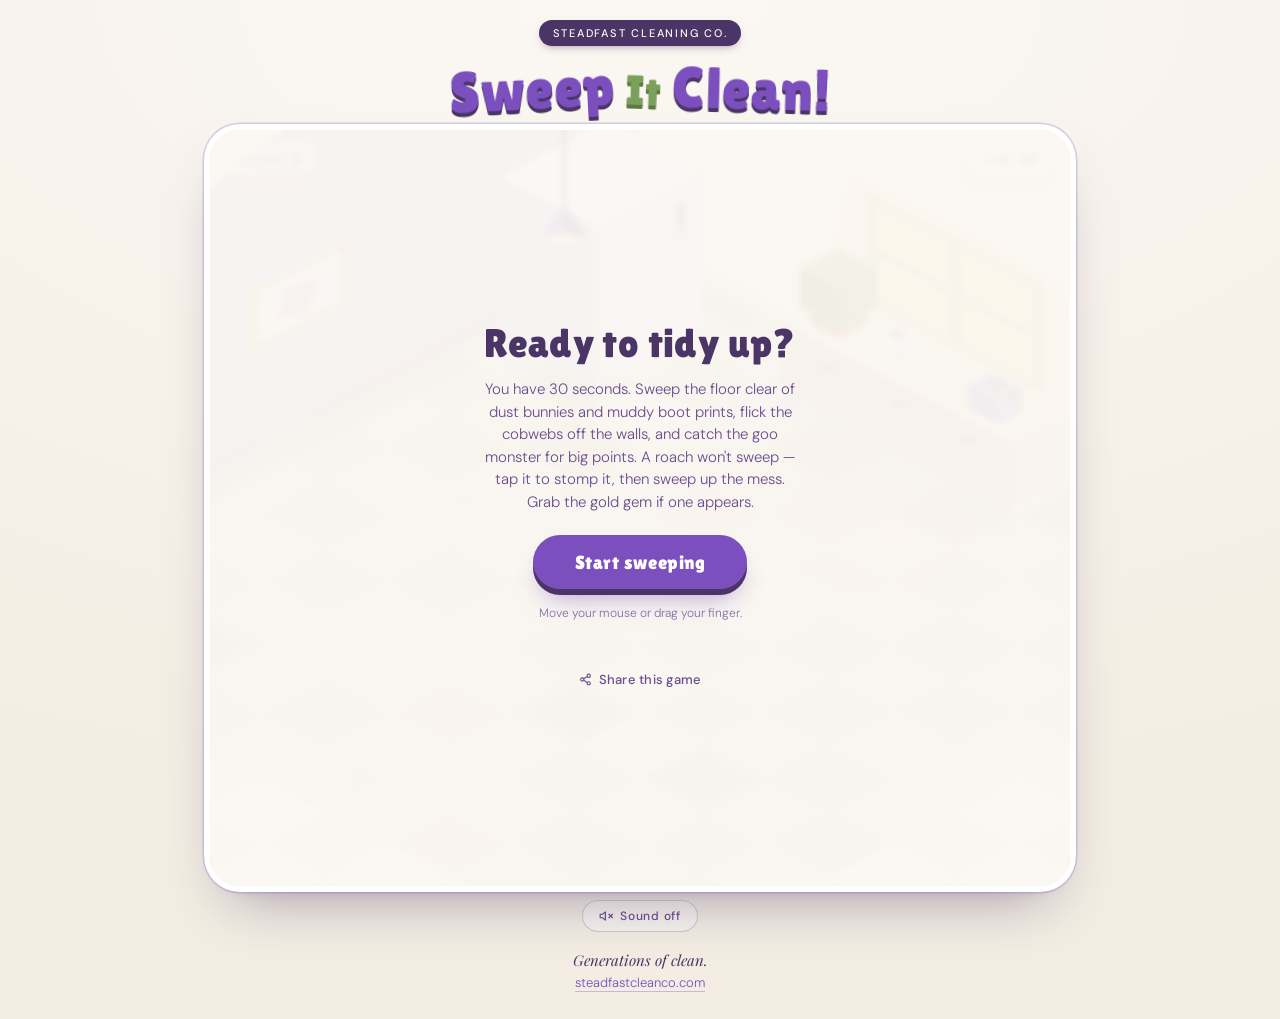
<file: steadfast-v2/play/index.html>
<!DOCTYPE html>
<html lang="en">
<head>
<!-- Google tag (gtag.js) -->
<script async src="https://www.googletagmanager.com/gtag/js?id=AW-18345094900"></script>
<script>
  window.dataLayer = window.dataLayer || [];
  function gtag(){dataLayer.push(arguments);}
  gtag('js', new Date());

  gtag('config', 'AW-18345094900');
</script>
<meta charset="utf-8">
<meta name="viewport" content="width=device-width, initial-scale=1, maximum-scale=1, user-scalable=no">
<meta name="robots" content="noindex, follow">
<title>Sweep It Clean | Steadfast Cleaning Co.</title>

<!-- Social share card -->
<meta property="og:title" content="Sweep It Clean — the 30-second cleaning game">
<meta property="og:description" content="Sweep up dust bunnies, flick cobwebs off the walls, and catch the goo monster. A tiny game by Steadfast Cleaning Co., Tampa Bay.">
<meta property="og:image" content="https://steadfastcleanco.com/images/og-play-v3.png">
<meta property="og:image:width" content="1200">
<meta property="og:image:height" content="630">
<meta property="og:url" content="https://steadfastcleanco.com/play/">
<meta property="og:type" content="website">
<meta name="twitter:card" content="summary_large_image">
<meta name="twitter:image" content="https://steadfastcleanco.com/images/og-play-v3.png">

<!-- Fonts: same load the rest of the site uses. -->
<link rel="preconnect" href="https://fonts.googleapis.com">
<link rel="preconnect" href="https://fonts.gstatic.com" crossorigin>
<link href="https://fonts.googleapis.com/css2?family=Playfair+Display:wght@400;600;700&family=DM+Sans:wght@300;400;500&family=Lilita+One&display=swap" rel="stylesheet">

<style>
  /* Brand palette. */
  :root {
    --cream: #FBF8F3;
    --cream-deep: #F3EDE3;
    --purple-dark: #4A3566;
    --purple: #6B4C8F;
    --purple-mid: #7B4FBE;
    --purple-light: #C4A8E8;
    --green: #7BA05B;
    --green-2: #8FB570;
    --pink: #C89BC4;
  }

  * { box-sizing: border-box; }

  html, body {
    margin: 0;
    padding: 0;
    background: var(--cream);
    color: var(--purple-dark);
    font-family: 'DM Sans', sans-serif;
    -webkit-font-smoothing: antialiased;
    min-height: 100%;
  }

  body {
    display: flex;
    flex-direction: column;
    align-items: center;
    justify-content: center;
    min-height: 100vh;
    min-height: 100dvh;
    padding: 20px 16px 28px;
    background:
      radial-gradient(120% 80% at 50% 0%, var(--cream) 0%, var(--cream-deep) 100%);
  }

  .wrap {
    width: 100%;
    max-width: 860px;
    display: flex;
    flex-direction: column;
    align-items: center;
  }

  /* Little badge above the title. */
  .eyebrow {
    font-family: 'DM Sans', sans-serif;
    font-weight: 500;
    letter-spacing: 0.16em;
    text-transform: uppercase;
    font-size: 11px;
    color: var(--cream);
    background: var(--purple-dark);
    padding: 6px 14px;
    border-radius: 999px;
    margin: 0 0 14px;
    box-shadow: 0 4px 10px -4px rgba(74, 53, 102, 0.5);
  }

  /* Chunky sticker-style game title. */
  .title {
    font-family: 'Lilita One', 'DM Sans', sans-serif;
    font-weight: 400;
    font-size: clamp(38px, 9vw, 58px);
    line-height: 1;
    margin: 0 0 12px;
    text-align: center;
    color: var(--purple-mid);
    letter-spacing: 0.01em;
  }

  .title .word {
    display: inline-block;
    text-shadow: 0 4px 0 var(--purple-dark);
    animation: 0.6s cubic-bezier(0.18, 0.9, 0.32, 1.35) both;
  }

  .title .w1 { animation-name: bounceInW1; animation-delay: 0.05s; }
  .title .w2 { color: var(--green); text-shadow: 0 4px 0 #5C7A42; font-size: 0.72em; animation-name: bounceInW2; animation-delay: 0.17s; }
  .title .w3 { animation-name: bounceInW3; animation-delay: 0.29s; }

  /* Each word settles into its own slight resting tilt. */
  @keyframes bounceInW1 {
    0%   { opacity: 0; transform: translateY(-16px) rotate(-3deg) scale(0.92); }
    100% { opacity: 1; transform: translateY(0) rotate(-3deg) scale(1); }
  }

  @keyframes bounceInW2 {
    0%   { opacity: 0; transform: translateY(-20px) rotate(2deg) scale(0.92); }
    100% { opacity: 1; transform: translateY(-4px) rotate(2deg) scale(1); }
  }

  @keyframes bounceInW3 {
    0%   { opacity: 0; transform: translateY(-16px) rotate(1.5deg) scale(0.92); }
    100% { opacity: 1; transform: translateY(0) rotate(1.5deg) scale(1); }
  }

  @media (prefers-reduced-motion: reduce) {
    .title .word { animation: none; opacity: 1; }
    .title .w1 { transform: rotate(-3deg); }
    .title .w2 { transform: translateY(-4px) rotate(2deg); }
    .title .w3 { transform: rotate(1.5deg); }
  }

  /* The play area sits inside a thick purple rounded border. */
  .frame {
    position: relative;
    width: 100%;
    aspect-ratio: 5 / 6;
    max-height: 84vh;
    border: none;
    border-radius: 30px;
    overflow: hidden;
    background: #EFE6D6;
    box-shadow:
      0 0 0 6px #FFFFFF,
      0 0 0 7.5px rgba(123, 79, 190, 0.25),
      0 30px 60px -22px rgba(74, 53, 102, 0.5),
      0 6px 18px -8px rgba(74, 53, 102, 0.25);
    touch-action: none;
  }

  canvas#game {
    display: block;
    width: 100%;
    height: 100%;
    touch-action: none;
    cursor: none;
  }

  /* On-canvas HUD. */
  .hud {
    position: absolute;
    top: 0;
    left: 0;
    right: 0;
    display: flex;
    justify-content: space-between;
    align-items: center;
    padding: 12px 16px;
    pointer-events: none;
    font-weight: 500;
    color: var(--purple-dark);
  }

  .hud .pill {
    background: rgba(251, 248, 243, 0.55);
    border: 1px solid rgba(255, 255, 255, 0.55);
    border-radius: 999px;
    padding: 7px 15px;
    font-size: 14px;
    letter-spacing: 0.02em;
    backdrop-filter: blur(9px) saturate(1.1);
    -webkit-backdrop-filter: blur(9px) saturate(1.1);
    box-shadow: 0 6px 16px -9px rgba(74, 53, 102, 0.5), inset 0 1px 0 rgba(255, 255, 255, 0.6);
  }

  .hud .label {
    color: var(--purple);
    font-size: 11px;
    letter-spacing: 0.12em;
    text-transform: uppercase;
    margin-right: 7px;
  }

  .hud .value { font-variant-numeric: tabular-nums; }

  /* Combo badge: appears only while a multiplier is active. */
  .hud .combo {
    background: var(--purple-mid);
    border-color: transparent;
    color: var(--cream);
    font-weight: 500;
    opacity: 0;
    transform: scale(0.8);
    transition: opacity 0.15s ease, transform 0.15s ease;
  }

  .hud .combo.show {
    opacity: 1;
    transform: scale(1);
    animation: comboPulse 0.5s ease infinite alternate;
  }

  @keyframes comboPulse {
    from { box-shadow: 0 0 0 0 rgba(123, 79, 190, 0.0); }
    to   { box-shadow: 0 0 0 6px rgba(123, 79, 190, 0.18); }
  }

  /* Timer warning during the final seconds. */
  .hud .pill.warn {
    color: var(--purple-mid);
    border-color: rgba(123, 79, 190, 0.5);
    animation: warnPulse 0.6s ease infinite alternate;
  }

  @keyframes warnPulse {
    from { transform: scale(1); }
    to   { transform: scale(1.12); }
  }

  /* Score pill bumps when points land. */
  .hud .pill.bump { animation: pillBump 0.22s ease; }

  @keyframes pillBump {
    50% { transform: scale(1.12); }
  }

  /* Confetti for a new personal best, dropped inside the frame. */
  .confetti {
    position: absolute;
    top: -14px;
    width: 8px;
    height: 13px;
    border-radius: 2px;
    pointer-events: none;
    animation: confettiFall 2.6s cubic-bezier(0.3, 0.4, 0.6, 1) forwards;
  }

  @keyframes confettiFall {
    0%   { opacity: 1; }
    85%  { opacity: 1; }
    100% { transform: translateY(880px) rotate(520deg); opacity: 0; }
  }

  /* Sound toggle sits quietly below the frame. */
  .sound-toggle {
    appearance: none;
    cursor: pointer;
    margin-top: 14px;
    border: 1px solid rgba(74, 53, 102, 0.22);
    background: rgba(251, 248, 243, 0.6);
    color: var(--purple);
    font-family: 'DM Sans', sans-serif;
    font-size: 12px;
    font-weight: 500;
    letter-spacing: 0.06em;
    padding: 7px 16px;
    border-radius: 999px;
    display: inline-flex;
    align-items: center;
    gap: 7px;
    transition: background 0.2s ease, color 0.2s ease;
  }

  .sound-toggle:hover { background: rgba(243, 237, 227, 0.9); color: var(--purple-dark); }
  .sound-toggle svg { display: block; }

  /* Start and end overlays. */
  .overlay {
    position: absolute;
    inset: 0;
    display: flex;
    flex-direction: column;
    align-items: center;
    justify-content: center;
    text-align: center;
    padding: 28px;
    background: rgba(251, 248, 243, 0.92);
    backdrop-filter: blur(3px);
    transition: opacity 0.25s ease;
  }

  .overlay.hidden {
    opacity: 0;
    pointer-events: none;
  }

  .overlay .panel-title {
    font-family: 'Lilita One', 'DM Sans', sans-serif;
    font-weight: 400;
    font-size: clamp(28px, 6.5vw, 40px);
    color: var(--purple-dark);
    letter-spacing: 0.01em;
    margin: 0 0 12px;
  }

  .overlay .panel-text {
    font-size: 15px;
    font-weight: 300;
    line-height: 1.5;
    color: var(--purple);
    max-width: 320px;
    margin: 0 0 22px;
  }

  .overlay .score-big {
    font-family: 'Lilita One', 'DM Sans', sans-serif;
    font-weight: 400;
    font-size: clamp(44px, 13vw, 72px);
    line-height: 1;
    color: var(--purple-mid);
    text-shadow: 0 4px 0 var(--purple-dark);
    margin: 4px 0 2px;
  }

  .overlay .score-cap {
    font-size: 12px;
    letter-spacing: 0.16em;
    text-transform: uppercase;
    color: var(--purple);
    margin-bottom: 6px;
  }

  .overlay .best {
    font-size: 13px;
    color: var(--purple);
    margin: 8px 0 22px;
  }

  /* Chunky arcade press-me button. */
  .btn {
    appearance: none;
    border: none;
    cursor: pointer;
    font-family: 'Lilita One', 'DM Sans', sans-serif;
    font-weight: 400;
    font-size: 19px;
    letter-spacing: 0.03em;
    color: #FFFFFF;
    background: var(--purple-mid);
    padding: 16px 42px;
    border-radius: 999px;
    box-shadow: 0 6px 0 var(--purple-dark), 0 16px 26px -10px rgba(123, 79, 190, 0.55);
    transition: transform 0.1s ease, box-shadow 0.1s ease, filter 0.2s ease;
  }

  .btn:hover {
    filter: brightness(1.06);
    transform: translateY(-2px);
    box-shadow: 0 8px 0 var(--purple-dark), 0 20px 30px -10px rgba(123, 79, 190, 0.6);
  }

  .btn:active {
    transform: translateY(4px);
    box-shadow: 0 2px 0 var(--purple-dark), 0 8px 16px -8px rgba(123, 79, 190, 0.5);
  }

  /* Share button: quiet ghost style under the replay button. */
  .btn-share {
    appearance: none;
    cursor: pointer;
    background: none;
    border: none;
    margin-top: 12px;
    color: var(--purple);
    font-family: 'DM Sans', sans-serif;
    font-size: 13px;
    font-weight: 500;
    letter-spacing: 0.02em;
    display: inline-flex;
    align-items: center;
    gap: 7px;
    padding: 8px 16px;
    border-radius: 999px;
    transition: background 0.2s ease, color 0.2s ease;
  }

  .btn-share:hover { background: rgba(123, 79, 190, 0.10); color: var(--purple-dark); }
  .btn-share svg { display: block; }

  /* End-screen business hook: the game's whole reason to exist. */
  .end-cta {
    margin-top: 22px;
    padding-top: 18px;
    border-top: 1px solid rgba(74, 53, 102, 0.14);
    display: flex;
    flex-direction: column;
    align-items: center;
    gap: 10px;
  }

  .end-cta-text {
    font-size: 13px;
    font-weight: 300;
    color: var(--purple);
    margin: 0;
  }

  .btn-secondary {
    display: inline-block;
    text-decoration: none;
    font-family: 'DM Sans', sans-serif;
    font-weight: 500;
    font-size: 14px;
    letter-spacing: 0.02em;
    color: var(--purple-mid);
    border: 1.5px solid rgba(123, 79, 190, 0.55);
    padding: 10px 28px;
    border-radius: 999px;
    transition: background 0.2s ease, color 0.2s ease;
  }

  .btn-secondary:hover {
    background: var(--purple-mid);
    color: var(--cream);
  }

  .hint {
    margin-top: 16px;
    font-size: 12px;
    color: var(--purple);
    opacity: 0.8;
    font-weight: 300;
  }

  footer {
    margin-top: 18px;
    text-align: center;
    font-size: 13px;
    color: var(--purple);
    font-weight: 300;
  }

  footer .tagline {
    font-family: 'Playfair Display', Georgia, serif;
    font-style: italic;
    font-size: 15px;
    color: var(--purple-dark);
    margin-bottom: 4px;
  }

  footer a {
    color: var(--purple-mid);
    text-decoration: none;
    border-bottom: 1px solid rgba(123, 79, 190, 0.35);
  }

  footer a:hover { color: var(--purple-dark); }
</style>
</head>
<body>
  <div class="wrap">
    <p class="eyebrow">Steadfast Cleaning Co.</p>
    <h1 class="title">
      <span class="word w1">Sweep</span>
      <span class="word w2">It</span>
      <span class="word w3">Clean!</span>
    </h1>

    <div class="frame" id="frame">
      <canvas id="game"></canvas>

      <div class="hud" aria-hidden="true">
        <div class="pill"><span class="label">Score</span><span class="value" id="hudScore">0</span></div>
        <div class="pill combo" id="hudCombo">x2</div>
        <div class="pill"><span class="label">Time</span><span class="value" id="hudTime">30</span></div>
      </div>

      <!-- Start screen. -->
      <div class="overlay" id="startScreen">
        <h2 class="panel-title">Ready to tidy up?</h2>
        <p class="panel-text">You have 30 seconds. Sweep the floor clear of dust bunnies and muddy boot prints, flick the cobwebs off the walls, and catch the goo monster for big points. A roach won't sweep — tap it to stomp it, then sweep up the mess. Grab the gold gem if one appears.</p>
        <button class="btn" id="startBtn">Start sweeping</button>
        <p class="hint">Move your mouse or drag your finger.</p>
        <p class="hint" id="startBest" style="margin-top:6px;"></p>
        <button class="btn-share" id="shareBtnStart" type="button">
          <svg width="13" height="13" viewBox="0 0 24 24" fill="none" stroke="currentColor" stroke-width="2" stroke-linecap="round" stroke-linejoin="round">
            <circle cx="18" cy="5" r="3"></circle>
            <circle cx="6" cy="12" r="3"></circle>
            <circle cx="18" cy="19" r="3"></circle>
            <line x1="8.59" y1="13.51" x2="15.42" y2="17.49"></line>
            <line x1="15.41" y1="6.51" x2="8.59" y2="10.49"></line>
          </svg>
          <span id="shareLabelStart">Share this game</span>
        </button>
      </div>

      <!-- End screen. -->
      <div class="overlay hidden" id="endScreen">
        <p class="score-cap" id="endVerdict">Spotless.</p>
        <div class="score-big" id="endScore">0</div>
        <p class="panel-text" id="endLine" style="margin-bottom:0;">pieces swept</p>
        <p class="best" id="endBest">Your best: 0</p>
        <button class="btn" id="replayBtn">Sweep again</button>
        <button class="btn-share" id="shareBtn" type="button">
          <svg width="13" height="13" viewBox="0 0 24 24" fill="none" stroke="currentColor" stroke-width="2" stroke-linecap="round" stroke-linejoin="round">
            <circle cx="18" cy="5" r="3"></circle>
            <circle cx="6" cy="12" r="3"></circle>
            <circle cx="18" cy="19" r="3"></circle>
            <line x1="8.59" y1="13.51" x2="15.42" y2="17.49"></line>
            <line x1="15.41" y1="6.51" x2="8.59" y2="10.49"></line>
          </svg>
          <span id="shareLabel">Share my score</span>
        </button>
        <div class="end-cta">
          <p class="end-cta-text">Real messes take more than 30 seconds.</p>
          <a href="/#estimate" class="btn-secondary">Get a Free Estimate</a>
        </div>
      </div>
    </div>

    <button class="sound-toggle" id="soundToggle" type="button" aria-pressed="false">
      <svg id="soundIcon" width="14" height="14" viewBox="0 0 24 24" fill="none" stroke="currentColor" stroke-width="2" stroke-linecap="round" stroke-linejoin="round">
        <polygon points="11 5 6 9 2 9 2 15 6 15 11 19 11 5"></polygon>
        <line x1="23" y1="9" x2="17" y2="15"></line>
        <line x1="17" y1="9" x2="23" y2="15"></line>
      </svg>
      <span id="soundLabel">Sound off</span>
    </button>

    <footer>
      <div class="tagline">Generations of clean.</div>
      <a href="https://steadfastcleanco.com" rel="noopener">steadfastcleanco.com</a>
    </footer>
  </div>

<script>
(function () {
  "use strict";

  var REDUCED = window.matchMedia && window.matchMedia("(prefers-reduced-motion: reduce)").matches;

  var canvas = document.getElementById("game");
  var ctx = canvas.getContext("2d");
  var frame = document.getElementById("frame");

  var hudScore = document.getElementById("hudScore");
  var hudTime = document.getElementById("hudTime");
  var hudCombo = document.getElementById("hudCombo");
  var soundToggle = document.getElementById("soundToggle");
  var soundIcon = document.getElementById("soundIcon");
  var soundLabel = document.getElementById("soundLabel");
  var startScreen = document.getElementById("startScreen");
  var endScreen = document.getElementById("endScreen");
  var startBtn = document.getElementById("startBtn");
  var replayBtn = document.getElementById("replayBtn");
  var endVerdict = document.getElementById("endVerdict");
  var endScore = document.getElementById("endScore");
  var endLine = document.getElementById("endLine");
  var endBest = document.getElementById("endBest");
  var startBest = document.getElementById("startBest");

  var TAU = Math.PI * 2;

  // Logical (CSS pixel) canvas size, set on resize.
  var W = 0, H = 0, dpr = 1;

  // Isometric room: an 8x8 tile kitchen seen corner-on, bleeding past every
  // edge of the frame. Items track floor coordinates fx/d in 0..1 which map
  // onto the tile grid.
  var N = 8;
  var TX = 0, TY = 0, ORX = 0, ORY = 0, WALL_H = 0;

  function iso(ix, iy, z) {
    return { x: ORX + (ix - iy) * TX, y: ORY + (ix + iy) * TY - (z || 0) };
  }
  function floorPos(fx, d, z) { return iso(fx * N, d * N, z || 0); }
  function screenToFloor(x, y) {
    var a = (x - ORX) / TX, b = (y - ORY) / TY;
    return { ix: (a + b) / 2, iy: (b - a) / 2 };
  }

  // Static room art, prerendered once per resize. bgCanvas holds the walls
  // and floor (dirt overlays paint on top of it); fgCanvas holds the
  // furniture, which must cover the dirt on the tiles behind it.
  var PAD = 30;   // overscan so camera sway never shows a bare edge
  var bgCanvas = null;
  var fgCanvas = null;
  var goldenGrad = null;

  // Per-tile dirt: the floor starts grubby and the broom polishes it tile by
  // tile. gleams are the white flashes when a tile first comes clean. The
  // dirt grid spans DN tiles per side — grown at resize so it covers all the
  // floor visible in the frame, not just the back N x N room grid.
  var DN = N;
  var dirt = new Float32Array(DN * DN);
  var gleams = [];

  // Game state.
  var STATE_START = 0, STATE_PLAY = 1, STATE_END = 2;
  var state = STATE_START;

  var ROUND = 30;
  var timeLeft = ROUND;
  var score = 0;
  var best = 0;
  var elapsed = 0;

  var items = [];
  var debris = [];
  var flecks = [];
  var floaters = [];
  var trail = [];
  var splats = [];

  var spawnClock = 0;
  var bonusClock = 0;
  var roachClock = 0;
  var roachDelay = 3.5;
  var roachHintShown = false;

  // Coffee spill: a puddle that appears mid-round and spreads until mopped.
  var spill = null;
  var spillDone = false;
  var SPILL_MAX = 0.46;    // radius in floor units before it caps
  var SPILL_GROW = 0.032;  // spread per second if ignored
  var SPILL_MOP = 0.24;    // shrink per second while swept
  var mopT = 0;            // >0 while actively mopping: broom shows as a mop

  var COMBO_WINDOW = 1.5;
  var comboStreak = 0;
  var comboTimer = 0;
  var comboMult = 1;

  var FINAL_AT = 5;
  var finalAnnounced = false;
  var banner = null;

  // Camera: gentle sway toward the broom plus a round-start dolly.
  var camX = 0, camY = 0;
  var dolly = 0;

  // Ambience.
  var worldT = 0;
  var motes = [];
  var goldenT = 0;
  var endSweepT = 0;
  var attractClock = 0;
  var endTimer = null;

  var broom = {
    x: 0, y: 0, px: 0, py: 0,
    vx: 0, vy: 0,
    active: false
  };

  // Item type table. Webs live on the walls; everything else is floor mess.
  var TYPES = {
    dust:      { value: 1, radius: 20, weight: 0.34 },
    footprint: { value: 2, radius: 18, weight: 0.26 },
    web:       { value: 3, radius: 20, weight: 0.16 },
    slime:     { value: 5, radius: 24, weight: 0.24 },
    sparkle:   { value: 8, radius: 18, weight: 0 },
    roach:     { value: 2, radius: 22, weight: 0 },
    fallenmug: { value: 3, radius: 22, weight: 0 }
  };

  function lerp(a, b, t) { return a + (b - a) * t; }
  function clamp(v, lo, hi) { return v < lo ? lo : (v > hi ? hi : v); }
  function rand(a, b) { return a + Math.random() * (b - a); }

  function easeOutBack(t) {
    var c1 = 1.70158, c3 = c1 + 1;
    return 1 + c3 * Math.pow(t - 1, 3) + c1 * Math.pow(t - 1, 2);
  }

  function poly(c, pts, color) {
    c.fillStyle = color;
    c.beginPath();
    for (var i = 0; i < pts.length; i++) {
      if (i === 0) c.moveTo(pts[i].x, pts[i].y); else c.lineTo(pts[i].x, pts[i].y);
    }
    c.closePath();
    c.fill();
  }

  // ---------- Resize & static room ----------

  function resize() {
    var r = frame.getBoundingClientRect();
    if (r.width < 60) return;   // collapsed layout — repaint when it has size
    W = Math.max(1, r.width - 20);
    H = Math.max(1, r.height - 20);
    dpr = Math.min(window.devicePixelRatio || 1, 2);
    canvas.width = Math.round(W * dpr);
    canvas.height = Math.round(H * dpr);
    ctx.setTransform(dpr, 0, 0, dpr, 0, 0);

    // ZOOM < 1 pulls the camera back so more of the floor fits in the frame,
    // which enlarges the reachable play area and shrinks the broom's coverage.
    var ZOOM = 0.78;
    TX = W * 0.094 * ZOOM;
    TY = W * 0.049 * ZOOM;
    ORX = W * 0.5;
    ORY = H * 0.16;
    WALL_H = H * 0.34 * ZOOM;

    // Grow the sweepable dirt grid to reach the bottom of the frame (the
    // checker art draws out to N + 8 tiles, so cap there). Polish progress
    // on tiles that were already tracked carries over.
    var newDN = clamp(Math.ceil((H - ORY) / (2 * TY)) + 1, N, N + 8);
    if (newDN !== DN) {
      var nd = new Float32Array(newDN * newDN);
      var keep = Math.min(DN, newDN);
      for (var dgy = 0; dgy < keep; dgy++) {
        for (var dgx = 0; dgx < keep; dgx++) {
          nd[dgy * newDN + dgx] = dirt[dgy * DN + dgx];
        }
      }
      DN = newDN;
      dirt = nd;
    }

    buildBG();

    goldenGrad = ctx.createLinearGradient(0, 0, 0, H);
    goldenGrad.addColorStop(0, "rgba(255, 168, 92, 0.22)");
    goldenGrad.addColorStop(0.4, "rgba(255, 178, 102, 0.12)");
    goldenGrad.addColorStop(1, "rgba(255, 150, 100, 0.06)");

    motes = [];
    if (!REDUCED) {
      for (var mi = 0; mi < 6; mi++) {
        motes.push({ u: Math.random(), v: Math.random(), spd: rand(0.03, 0.07), r: rand(2, 4), ph: rand(0, TAU) });
      }
    }
  }

  // Everything that never changes: walls, window, furniture, lamp, tiles.
  function buildBG() {
    bgCanvas = document.createElement("canvas");
    bgCanvas.width = Math.max(1, Math.round((W + PAD * 2) * dpr));
    bgCanvas.height = Math.max(1, Math.round((H + PAD * 2) * dpr));
    var c = bgCanvas.getContext("2d");
    c.setTransform(dpr, 0, 0, dpr, PAD * dpr, PAD * dpr);

    // background wash
    var bgw = c.createLinearGradient(0, -PAD, 0, H + PAD);
    bgw.addColorStop(0, "#F6F0E6");
    bgw.addColorStop(1, "#EDE4D4");
    c.fillStyle = bgw;
    c.fillRect(-PAD, -PAD, W + PAD * 2, H + PAD * 2);

    function bpoly(pts, color) { poly(c, pts, color); }

    // walls, cropped by the frame
    bpoly([iso(0,0,WALL_H*2), iso(0,N+4,WALL_H), iso(0,N+4,0), iso(0,0,0)], "#CBB9DC");
    bpoly([iso(0,0,WALL_H*2), iso(N+4,0,WALL_H), iso(N+4,0,0), iso(0,0,0)], "#F4E9D4");
    bpoly([iso(0,0,14), iso(0,N+4,14), iso(0,N+4,0), iso(0,0,0)], "#B9A6CE");
    bpoly([iso(0,0,14), iso(N+4,0,14), iso(N+4,0,0), iso(0,0,0)], "#E3D4B8");

    // window with sun on the right wall
    function wallA(ix, z) { return iso(ix, 0, z); }
    function wallB(iy, z) { return iso(0, iy, z); }
    bpoly([wallA(3.6,WALL_H*0.88), wallA(6.4,WALL_H*0.88), wallA(6.4,WALL_H*0.34), wallA(3.6,WALL_H*0.34)], "#C9B285");
    bpoly([wallA(3.75,WALL_H*0.845), wallA(6.25,WALL_H*0.845), wallA(6.25,WALL_H*0.375), wallA(3.75,WALL_H*0.375)], "#FFE9A0");
    bpoly([wallA(4.93,WALL_H*0.845), wallA(5.07,WALL_H*0.845), wallA(5.07,WALL_H*0.375), wallA(4.93,WALL_H*0.375)], "#C9B285");
    bpoly([wallA(3.75,WALL_H*0.625), wallA(6.25,WALL_H*0.625), wallA(6.25,WALL_H*0.595), wallA(3.75,WALL_H*0.595)], "#C9B285");
    bpoly([wallA(3.3,WALL_H*0.95), wallA(6.7,WALL_H*0.95), wallA(7.1,WALL_H*0.28), wallA(2.9,WALL_H*0.28)], "rgba(255,230,150,0.14)");

    // picture on the left wall
    bpoly([wallB(4.6,WALL_H*0.82), wallB(6.2,WALL_H*0.82), wallB(6.2,WALL_H*0.50), wallB(4.6,WALL_H*0.50)], "#C9B285");
    bpoly([wallB(4.75,WALL_H*0.785), wallB(6.05,WALL_H*0.785), wallB(6.05,WALL_H*0.535), wallB(4.75,WALL_H*0.535)], "#F2E4F0");
    bpoly([wallB(5.1,WALL_H*0.70), wallB(5.6,WALL_H*0.73), wallB(5.75,WALL_H*0.60), wallB(5.25,WALL_H*0.57)], "#C89BC4");

    // floor: chunky checker tiles spilling past the frame
    for (var ix = 0; ix < N + 8; ix++) {
      for (var iy = 0; iy < N + 8; iy++) {
        var pt = iso(ix, iy);
        if (pt.x < -PAD - TX * 2 || pt.x > W + PAD + TX * 2 || pt.y > H + PAD + TY * 3) continue;
        bpoly([iso(ix,iy), iso(ix+1,iy), iso(ix+1,iy+1), iso(ix,iy+1)], ((ix+iy)%2===0) ? "#FDF8ED" : "#EBDFC6");
        c.strokeStyle = "rgba(255,255,255,0.5)";
        c.lineWidth = 2;
        var e0 = iso(ix,iy), e1 = iso(ix+1,iy);
        c.beginPath(); c.moveTo(e0.x, e0.y); c.lineTo(e1.x, e1.y); c.stroke();
      }
    }
    // AO at wall bases + furniture cast shadows
    bpoly([iso(0,0), iso(N+4,0), iso(N+4,0.4), iso(0.4,0.4)], "rgba(74,53,102,0.10)");
    bpoly([iso(0,0), iso(0,N+4), iso(0.4,N+4), iso(0.4,0.4)], "rgba(74,53,102,0.15)");
    bpoly([iso(0.2,2.4), iso(1.7,2.4), iso(2.25,2.95), iso(0.75,2.95)], "rgba(74,53,102,0.14)");
    bpoly([iso(3.2,1.0), iso(6.9,1.0), iso(7.3,1.4), iso(3.6,1.4)], "rgba(74,53,102,0.10)");
    // warm pools from the window
    bpoly([iso(3.4,0.4), iso(6.6,0.4), iso(7.6,3.4), iso(4.4,3.6)], "rgba(255,233,150,0.18)");
    bpoly([iso(4.2,0.4), iso(6.0,0.4), iso(6.6,2.4), iso(4.8,2.5)], "rgba(255,233,150,0.16)");

    // lamp light pool on the floor (under the dirt, like the sun pools)
    bpoly([iso(0.8,3.6), iso(2.4,2.0), iso(4.0,3.6), iso(2.4,5.2)], "rgba(255,236,170,0.13)");
    bpoly([iso(1.5,3.6), iso(2.4,2.7), iso(3.3,3.6), iso(2.4,4.5)], "rgba(255,236,170,0.18)");

    // ---- Furniture layer: drawn over the dirt overlays each frame ----
    fgCanvas = document.createElement("canvas");
    fgCanvas.width = bgCanvas.width;
    fgCanvas.height = bgCanvas.height;
    var g = fgCanvas.getContext("2d");
    g.setTransform(dpr, 0, 0, dpr, PAD * dpr, PAD * dpr);
    function gpoly(pts, color) { poly(g, pts, color); }
    function vox(x0, y0, x1, y1, z0, z1, cT, cR, cL) {
      gpoly([iso(x0,y0,z1), iso(x1,y0,z1), iso(x1,y1,z1), iso(x0,y1,z1)], cT);
      gpoly([iso(x1,y0,z1), iso(x1,y1,z1), iso(x1,y1,z0), iso(x1,y0,z0)], cR);
      gpoly([iso(x0,y1,z1), iso(x1,y1,z1), iso(x1,y1,z0), iso(x0,y1,z0)], cL);
    }
    // fridge
    vox(0.2, 0.7, 1.7, 2.4, 0, WALL_H*0.80, "#F7F2FB", "#E6DDF1", "#CEC0E0");
    g.strokeStyle = "rgba(74,53,102,0.25)"; g.lineWidth = 2.5;
    var fs0 = iso(1.7, 0.85, WALL_H*0.52), fs1 = iso(1.7, 2.25, WALL_H*0.52);
    g.beginPath(); g.moveTo(fs0.x, fs0.y); g.lineTo(fs1.x, fs1.y); g.stroke();
    g.lineWidth = 5; g.strokeStyle = "#6B5A85"; g.lineCap = "round";
    var fh0 = iso(1.7, 1.05, WALL_H*0.56), fh1 = iso(1.7, 1.05, WALL_H*0.68);
    g.beginPath(); g.moveTo(fh0.x, fh0.y); g.lineTo(fh1.x, fh1.y); g.stroke();

    // counter + plant + kettle
    vox(3.2, 0.15, 6.9, 1.0, 0, WALL_H*0.34, "#F2E5C9", "#E2D3B2", "#CDBB98");
    g.fillStyle = "#8A7A9E";
    for (var hh = 0; hh < 3; hh++) {
      var hc = iso(4.0 + hh*1.1, 1.0, WALL_H*0.24);
      g.fillRect(hc.x-9, hc.y-2.5, 18, 5);
    }
    vox(3.5, 0.35, 3.95, 0.8, WALL_H*0.34, WALL_H*0.43, "#C99979", "#B98A6B", "#A87A5C");
    vox(3.42, 0.27, 4.03, 0.88, WALL_H*0.43, WALL_H*0.62, "#8FB570", "#7BA05B", "#66884A");
    // toaster on the counter (two slots)
    var tsT = WALL_H*0.47;
    vox(6.02, 0.46, 6.52, 0.82, WALL_H*0.34, tsT, "#C6B6E4", "#AD97D4", "#8F79C0");
    // two dark slots across the top
    function slot(iy0, iy1) {
      gpoly([iso(6.14, iy0, tsT), iso(6.4, iy0, tsT), iso(6.4, iy1, tsT), iso(6.14, iy1, tsT)], "#3B2A54");
    }
    slot(0.55, 0.60);
    slot(0.68, 0.73);
    // browning lever on the front-right face
    var lv = iso(6.52, 0.63, WALL_H*0.42);
    g.fillStyle = "#5B4380";
    g.fillRect(lv.x - 1.5, lv.y - 8, 3.5, 9);
    g.beginPath(); g.arc(lv.x, lv.y - 8, 2.6, 0, TAU); g.fill();

    // pendant lamp over the open floor
    var lp = iso(2.4, 3.6, H*0.315);
    g.strokeStyle = "#4A3566"; g.lineWidth = 3;
    g.beginPath(); g.moveTo(lp.x, -PAD - 12); g.lineTo(lp.x, lp.y); g.stroke();
    gpoly([{x:lp.x-21,y:lp.y+24},{x:lp.x-5,y:lp.y},{x:lp.x,y:lp.y},{x:lp.x,y:lp.y+24}], "#8A5FCB");
    gpoly([{x:lp.x,y:lp.y+24},{x:lp.x,y:lp.y},{x:lp.x+5,y:lp.y},{x:lp.x+21,y:lp.y+24}], "#5B4380");
    g.fillStyle = "#FFEBB0";
    g.beginPath(); g.ellipse(lp.x, lp.y+26, 14, 4, 0, 0, TAU); g.fill();
  }

  // ---------- Sound (off by default, no libraries) ----------

  var audioCtx = null;
  var muted = true;
  var lastWhoosh = 0;

  function ensureAudio() {
    var Ctor = window.AudioContext || window.webkitAudioContext;
    if (!audioCtx && Ctor) audioCtx = new Ctor();
    if (audioCtx && audioCtx.state === "suspended") audioCtx.resume();
  }

  function blip(freq, dur, type, vol) {
    if (muted || !audioCtx) return;
    var t = audioCtx.currentTime;
    var o = audioCtx.createOscillator();
    var g = audioCtx.createGain();
    o.type = type || "sine";
    o.frequency.setValueAtTime(freq, t);
    g.gain.setValueAtTime(0.0001, t);
    g.gain.linearRampToValueAtTime(vol || 0.12, t + 0.006);
    g.gain.exponentialRampToValueAtTime(0.0001, t + dur);
    o.connect(g);
    g.connect(audioCtx.destination);
    o.start(t);
    o.stop(t + dur);
  }

  function whoosh() {
    if (muted || !audioCtx) return;
    var t = audioCtx.currentTime;
    if (t - lastWhoosh < 0.07) return;
    lastWhoosh = t;
    var dur = 0.16;
    var buf = audioCtx.createBuffer(1, Math.floor(audioCtx.sampleRate * dur), audioCtx.sampleRate);
    var data = buf.getChannelData(0);
    for (var i = 0; i < data.length; i++) data[i] = Math.random() * 2 - 1;
    var src = audioCtx.createBufferSource();
    src.buffer = buf;
    var bp = audioCtx.createBiquadFilter();
    bp.type = "bandpass";
    bp.frequency.setValueAtTime(1300, t);
    bp.frequency.exponentialRampToValueAtTime(450, t + dur);
    var g = audioCtx.createGain();
    g.gain.setValueAtTime(0.0001, t);
    g.gain.linearRampToValueAtTime(0.10, t + 0.02);
    g.gain.exponentialRampToValueAtTime(0.0001, t + dur);
    src.connect(bp);
    bp.connect(g);
    g.connect(audioCtx.destination);
    src.start(t);
    src.stop(t + dur);
  }

  function sparkleChime() {
    blip(740, 0.14, "triangle", 0.10);
    setTimeout(function () { blip(990, 0.14, "triangle", 0.10); }, 60);
    setTimeout(function () { blip(1320, 0.18, "triangle", 0.10); }, 120);
  }

  function setMuted(next) {
    muted = next;
    soundToggle.setAttribute("aria-pressed", String(!muted));
    soundLabel.textContent = muted ? "Sound off" : "Sound on";
    soundIcon.innerHTML = muted
      ? '<polygon points="11 5 6 9 2 9 2 15 6 15 11 19 11 5"></polygon><line x1="23" y1="9" x2="17" y2="15"></line><line x1="17" y1="9" x2="23" y2="15"></line>'
      : '<polygon points="11 5 6 9 2 9 2 15 6 15 11 19 11 5"></polygon><path d="M15.54 8.46a5 5 0 0 1 0 7.07"></path><path d="M19.07 4.93a10 10 0 0 1 0 14.14"></path>';
  }

  // ---------- Spawning ----------

  function pickType() {
    var r = Math.random();
    var acc = 0;
    for (var k in TYPES) {
      acc += TYPES[k].weight;
      if (r <= acc) return k;
    }
    return "dust";
  }

  // Pick a random spot on the open floor anywhere in the frame: sample the
  // screen, project onto the floor, and reject walls, furniture footprints
  // and the frame edges. This spreads mess across the whole visible kitchen
  // instead of clustering it in the back N x N room grid.
  function randFloorPoint() {
    for (var t = 0; t < 24; t++) {
      var fp = screenToFloor(rand(36, W - 36), rand(ORY + H * 0.05, H - 44));
      var ix = fp.ix, iy = fp.iy;
      if (ix < 0.6 || iy < 0.9) continue;        // on or behind the walls
      if (ix < 2.2 && iy < 2.9) continue;        // fridge footprint
      if (ix > 2.7 && iy < 1.6) continue;        // counter footprint
      return { fx: ix / N, d: iy / N };
    }
    return { fx: rand(0.3, 0.9), d: rand(0.3, 0.9) };   // safe fallback
  }

  function spawnItem() {
    var kind = pickType();
    if (kind === "web") {
      // Cobwebs live on the walls, spread across both of them. On the right
      // wall they land either side of the window; on the left they can sit
      // anywhere clear of the fridge (over the picture frame is fair game).
      var onRight = Math.random() < 0.5;
      var wt;
      if (onRight) {
        wt = Math.random() < 0.65 ? rand(0.05, 0.42) : rand(0.82, 0.96);
      } else {
        wt = rand(0.33, 0.96);
      }
      items.push({
        kind: "web",
        wall: onRight ? "R" : "L",
        wt: wt,
        wz: rand(0.30, 0.92),
        wscale: rand(0.85, 1.35),
        born: 0,
        seed: rand(0, TAU),
        h: 0, vh: 0, squashT: 0, hopT: 0, fx: 0, d: 0
      });
      return;
    }
    var a = rand(0, TAU);
    // Anywhere on the visible open floor, clear of the furniture footprints.
    var pt = randFloorPoint();
    items.push({
      kind: kind,
      fx: pt.fx,
      d: pt.d,
      born: 0,
      seed: rand(0, TAU),
      vfx: Math.cos(a) * 0.17,
      vd: Math.sin(a) * 0.13,
      flip: a < Math.PI ? 1 : -1,
      // Volumetric items drop in from above and land with a bounce.
      h: (REDUCED || kind === "footprint") ? 0 : rand(180, 300),
      vh: 0,
      squashT: 0,
      hopT: rand(0.4, 1.0)
    });
  }

  function spawnSparkle() {
    var pt = randFloorPoint();
    items.push({
      kind: "sparkle",
      fx: pt.fx,
      d: pt.d,
      born: 0,
      seed: rand(0, TAU),
      ttl: 3.0,
      vfx: 0, vd: 0, flip: 1,
      h: 0, vh: 0, squashT: 0, hopT: 0
    });
  }

  // Roach: skitters around the floor and won't leave. Sweeping can't kill it —
  // it has to be tapped/clicked to stomp, then the squished remains swept up.
  function spawnRoach() {
    var a = rand(0, TAU);
    var spd = rand(0.30, 0.42);
    var pt = randFloorPoint();
    items.push({
      kind: "roach",
      fx: pt.fx,
      d: pt.d,
      vfx: Math.cos(a) * spd,
      vd: Math.sin(a) * spd,
      turnT: rand(0.5, 1.2),
      squished: false,
      squishT2: 0,
      born: 0, seed: rand(0, TAU),
      flip: 1, h: 0, vh: 0, squashT: 0, hopT: 0
    });
  }

  // Bounce a wandering floor item off the walls, the furniture footprints,
  // and the frame edges, so it can roam the whole visible floor.
  function bounceFloor(m) {
    var ix = m.fx * N, iy = m.d * N;
    if (ix < 0.6) { m.fx = 0.6 / N; m.vfx = Math.abs(m.vfx); }
    if (iy < 0.9) { m.d = 0.9 / N; m.vd = Math.abs(m.vd); }
    if (ix < 2.2 && iy < 2.9) {          // fridge: push off the nearer face
      if (2.2 - ix < 2.9 - iy) { m.fx = 2.2 / N; m.vfx = Math.abs(m.vfx); }
      else { m.d = 2.9 / N; m.vd = Math.abs(m.vd); }
    }
    if (ix > 2.7 && iy < 1.6) { m.d = 1.6 / N; m.vd = Math.abs(m.vd); }
    // Frame edges: screen x tracks (vfx - vd) and screen y tracks (vfx + vd),
    // so swapping the pair reflects horizontally and negate-swapping
    // reflects vertically.
    var p = floorPos(m.fx, m.d, 0);
    var t;
    if ((p.x < 34 && m.vfx - m.vd < 0) || (p.x > W - 34 && m.vfx - m.vd > 0)) {
      t = m.vfx; m.vfx = m.vd; m.vd = t;
    }
    if (p.y > H - 44 && m.vfx + m.vd > 0) {
      t = m.vfx; m.vfx = -m.vd; m.vd = -t;
    }
    m.flip = m.vfx >= 0 ? 1 : -1;
  }

  // Startled by the broom: darts off in a fresh random direction.
  function roachDodge(m) {
    var a = rand(0, TAU);
    var spd = rand(0.44, 0.56);
    m.vfx = Math.cos(a) * spd;
    m.vd = Math.sin(a) * spd;
    m.turnT = rand(0.4, 0.9);
  }

  // Tap landed on a live roach: squish it into a sweepable splat.
  function stompRoach(m, px, py) {
    m.squished = true;
    m.squishT2 = 0;
    m.vfx = 0; m.vd = 0;

    if (comboTimer > 0) comboStreak++; else comboStreak = 1;
    comboTimer = COMBO_WINDOW;
    comboMult = Math.min(5, Math.floor((comboStreak - 1) / 2) + 1);
    score += 5 * comboMult;
    hudScore.textContent = score;
    var pill = hudScore.parentNode;
    pill.classList.remove("bump");
    void pill.offsetWidth;
    pill.classList.add("bump");

    blip(150, 0.07, "square", 0.16);
    blip(90, 0.10, "square", 0.12);
    if (navigator.vibrate) navigator.vibrate(32);

    var count = REDUCED ? 5 : 12;
    for (var i = 0; i < count; i++) {
      var a = rand(0, TAU), sp = rand(30, 190);
      flecks.push({
        x: px, y: py,
        vx: Math.cos(a) * sp, vy: Math.sin(a) * sp - 50,
        r: rand(1.5, 3), color: Math.random() < 0.5 ? "#5A3D26" : "#6F9250",
        life: 1
      });
    }
  }

  // Test a tap/click against live roaches; stomp the first one hit. Measured
  // from the bristle head (where the broom visually lands), not the grip point.
  function tryStomp() {
    var cx = broom.x - 6, cy = broom.y + 26;
    for (var i = items.length - 1; i >= 0; i--) {
      var it = items[i];
      if (it.kind !== "roach" || it.squished) continue;
      var p = itemPos(it);
      var dx = p.x - cx, dy = p.y - cy;
      var rr = TYPES.roach.radius + 24;   // generous tap target for a moving bug
      if (dx * dx + dy * dy < rr * rr) {
        stompRoach(it, p.x, p.y);
        return true;
      }
    }
    return false;
  }

  function difficulty() { return clamp(elapsed / ROUND, 0, 1); }

  function spawnInterval() {
    if (timeLeft <= FINAL_AT) return 0.18;
    return lerp(0.85, 0.36, difficulty());
  }

  function concurrentCap() {
    if (timeLeft <= FINAL_AT) return 12;
    return Math.round(lerp(5, 9, difficulty()));
  }

  // Screen position for any item, floor or wall.
  function itemPos(it) {
    if (it.kind === "web") {
      var t = it.wt * N;
      return it.wall === "R" ? iso(t, 0, it.wz * WALL_H) : iso(0, t, it.wz * WALL_H);
    }
    return floorPos(it.fx, it.d, it.h);
  }

  // ---------- Sweep / fling ----------

  function sweepItem(item, idx, contactX, contactY) {
    var info = TYPES[item.kind];
    var special = item.kind === "sparkle";

    if (comboTimer > 0) comboStreak++; else comboStreak = 1;
    comboTimer = COMBO_WINDOW;
    comboMult = Math.min(5, Math.floor((comboStreak - 1) / 2) + 1);

    var gained = info.value * comboMult;
    score += gained;
    hudScore.textContent = score;
    var scorePill = hudScore.parentNode;
    scorePill.classList.remove("bump");
    void scorePill.offsetWidth;
    scorePill.classList.add("bump");

    whoosh();
    if (special || item.kind === "slime") sparkleChime();
    else blip(360 + info.value * 90, 0.12, "triangle", 0.10);

    if (navigator.vibrate) {
      navigator.vibrate(special || item.kind === "slime" ? 24 : 10);
    }

    var speed = Math.hypot(broom.vx, broom.vy);
    var dirx, diry;
    if (speed > 90) {
      dirx = broom.vx / speed;
      diry = broom.vy / speed;
    } else {
      var ax = contactX - broom.x;
      var ay = contactY - broom.y;
      var am = Math.hypot(ax, ay) || 1;
      dirx = ax / am;
      diry = ay / am;
    }

    var launch = clamp(speed * 1.05, 820, 2100);
    debris.push({
      x: contactX,
      y: contactY,
      vx: dirx * launch + rand(-60, 60),
      vy: diry * launch * 0.7 + rand(-60, 60),
      h: 1,
      vh: REDUCED ? 0 : rand(260, 560),
      bounces: 0,
      rot: rand(0, TAU),
      vr: rand(-14, 14),
      scale: 1,
      kind: item.kind,
      life: 1,
      seed: item.seed
    });

    var count = REDUCED ? (special ? 8 : 5) : (special ? 26 : 16);
    for (var i = 0; i < count; i++) {
      var a = rand(0, TAU);
      var sp = rand(40, special ? 320 : 260);
      flecks.push({
        x: contactX,
        y: contactY,
        vx: Math.cos(a) * sp,
        vy: Math.sin(a) * sp - 40,
        r: rand(2, 5),
        color: special
          ? (Math.random() < 0.5 ? "#F0C75E" : (Math.random() < 0.5 ? "#FFFFFF" : "#E8B84A"))
          : (Math.random() < 0.5 ? "#C89BC4" : (Math.random() < 0.5 ? "#7BA05B" : "#8FB570")),
        life: 1
      });
    }

    floaters.push({
      x: contactX,
      y: contactY,
      text: "+" + gained + (comboMult > 1 ? "  x" + comboMult : ""),
      life: 1
    });

    items.splice(idx, 1);
  }

  function checkSweeps(dt) {
    if (!broom.active) return;
    if (Math.hypot(broom.vx, broom.vy) < 60) return;
    // Contact circle sits on the chunky bristle head below the grip point.
    var broomR = 34;
    var bx = broom.x - 6;
    var by = broom.y + 26;
    for (var i = items.length - 1; i >= 0; i--) {
      var it = items[i];
      if (it.h > 24) continue;   // still falling in
      var p = itemPos(it);
      var ir = TYPES[it.kind].radius;
      var dx = p.x - bx;
      var dy = p.y - by;
      if (dx * dx + dy * dy < (broomR + ir) * (broomR + ir)) {
        if (it.kind === "roach") {
          if (!it.squished) {
            // Sweeping won't kill a live roach — it darts off. Hint once.
            roachDodge(it);
            if (!roachHintShown) {
              roachHintShown = true;
              banner = { text: "Tap the roach to stomp it!", life: 2.4, size: "600 20px 'DM Sans', sans-serif" };
            }
            continue;
          }
          if (it.squishT2 < 0.2) continue;   // let the splat land before it's swept
        }
        sweepItem(it, i, p.x, p.y);
      }
    }

    // Mopping the coffee spill: the broom shrinks it where it passes over.
    if (spill) {
      var scp = floorPos(spill.fx, spill.d, 0);
      var scr = spill.r * N * TX;                 // approx horizontal screen radius
      var rx = scr + broomR, ry = scr * 0.55 + broomR;
      var ex = scp.x - bx, ey = scp.y - by;
      if ((ex * ex) / (rx * rx) + (ey * ey) / (ry * ry) < 1) {
        mopT = 0.25;   // broom shows as a mop while (and just after) cleaning
        spill.r = Math.max(0, spill.r - SPILL_MOP * dt);
        if (!REDUCED && Math.random() < 0.6) {
          flecks.push({
            x: bx + rand(-10, 10), y: by + rand(-6, 6),
            vx: rand(-40, 40), vy: rand(-120, -40),
            r: rand(1.5, 3), color: Math.random() < 0.5 ? "#5A3A20" : "#7A5636", life: 1
          });
        }
        if (spill.r <= 0.001) {
          spill = null;
          score += 10;
          hudScore.textContent = score;
          var mpill = hudScore.parentNode;
          mpill.classList.remove("bump"); void mpill.offsetWidth; mpill.classList.add("bump");
          floaters.push({ x: scp.x, y: scp.y, text: "+10  mopped!", life: 1 });
          sparkleChime();
        }
      }
    }
  }

  // ---------- Update ----------

  function update(dt) {
    worldT += dt;
    if (state === STATE_PLAY) {
      elapsed += dt;
      timeLeft = Math.max(0, ROUND - elapsed);
      hudTime.textContent = Math.ceil(timeLeft);

      spawnClock += dt;
      if (spawnClock >= spawnInterval()) {
        spawnClock = 0;
        if (items.length < concurrentCap()) spawnItem();
      }

      bonusClock += dt;
      if (bonusClock >= 9 && timeLeft > FINAL_AT) {
        bonusClock = 0;
        var hasSparkle = false;
        for (var s = 0; s < items.length; s++) {
          if (items[s].kind === "sparkle") { hasSparkle = true; break; }
        }
        if (!hasSparkle) spawnSparkle();
      }

      // Roaches skitter in fairly often and linger until stomped — up to three.
      roachClock += dt;
      if (roachClock >= roachDelay && timeLeft > 2) {
        roachClock = 0;
        roachDelay = rand(2.8, 4.8);
        var roachCount = 0;
        for (var rr = 0; rr < items.length; rr++) {
          if (items[rr].kind === "roach" && !items[rr].squished) roachCount++;
        }
        if (roachCount < 3) spawnRoach();
      }

      // Ten seconds in, the mug tips off the counter and the spill begins.
      if (!spillDone && elapsed >= 10) {
        spillDone = true;
        spill = { fx: 0.61, d: 0.30, r: 0.02, settled: false };
        // The tipped mug lands on the floor as its own sweepable mess.
        items.push({
          kind: "fallenmug", fx: 0.60, d: 0.19,
          born: 0, seed: rand(0, TAU), vfx: 0, vd: 0, flip: 1,
          h: 0, vh: 0, squashT: 0.16, hopT: 0
        });
        banner = { text: "Oops — coffee spill! Mop it up!", life: 2.8, size: "600 17px 'DM Sans', sans-serif" };
        blip(210, 0.14, "sine", 0.13);
        if (navigator.vibrate) navigator.vibrate(22);
      }
      if (spill) {
        if (!spill.settled) {
          spill.r += 0.32 * dt;                    // pour out and spread quickly
          if (spill.r >= 0.18) { spill.r = 0.18; spill.settled = true; }
        } else {
          spill.r = Math.min(SPILL_MAX, spill.r + SPILL_GROW * dt);   // slow creep
        }
      }
      if (mopT > 0) mopT = Math.max(0, mopT - dt);

      if (comboTimer > 0) {
        comboTimer -= dt;
        if (comboTimer <= 0) { comboStreak = 0; comboMult = 1; }
      }
      if (comboMult > 1) {
        hudCombo.textContent = "x" + comboMult;
        hudCombo.classList.add("show");
      } else {
        hudCombo.classList.remove("show");
      }

      if (timeLeft <= FINAL_AT) {
        hudTime.parentNode.classList.add("warn");
        if (!finalAnnounced) {
          finalAnnounced = true;
          banner = { text: "Final sweep!", life: 1.6 };
        }
      }

      checkSweeps(dt);

      // Polish the tiles under the moving broom. broom.px/py still hold last
      // frame's position, so the stroke covers the whole segment.
      if (broom.active && Math.hypot(broom.vx, broom.vy) > 60) {
        var seg = Math.hypot(broom.x - broom.px, broom.y - broom.py);
        var steps = Math.max(1, Math.ceil(seg / 18));
        for (var gi = 0; gi <= steps; gi++) {
          var gx = lerp(broom.px, broom.x, gi / steps) - 6;
          var gy = lerp(broom.py, broom.y, gi / steps) + 26;
          var fp = screenToFloor(gx, gy);
          var tx = Math.floor(fp.ix), ty = Math.floor(fp.iy);
          if (tx >= 0 && tx < DN && ty >= 0 && ty < DN) {
            var ti = ty * DN + tx;
            if (dirt[ti] > 0) {
              dirt[ti] = Math.max(0, dirt[ti] - dt * 2.6 / (steps + 1) * 8);
              if (dirt[ti] === 0) {
                gleams.push({ ix: tx, iy: ty, life: 1 });
                if (!REDUCED) {
                  var gc = iso(tx + 0.5, ty + 0.5);
                  for (var gf = 0; gf < 3; gf++) {
                    flecks.push({
                      x: gc.x + rand(-14, 14), y: gc.y + rand(-8, 8),
                      vx: rand(-30, 30), vy: rand(-140, -60),
                      r: rand(2, 3.5), color: Math.random() < 0.5 ? "#FFFFFF" : "#F0C75E",
                      life: 1
                    });
                  }
                }
              }
            }
          }
        }
      }

      // The floor slowly re-soils, so there is always more to polish.
      for (var di = 0; di < dirt.length; di++) {
        if (dirt[di] < 0.6) dirt[di] = Math.min(0.6, dirt[di] + dt * 0.012);
      }

      if (timeLeft <= 0) endRound();
    }

    // Attract mode: the room stays alive behind the start and end screens.
    if (state !== STATE_PLAY) {
      attractClock += dt;
      if (attractClock >= 1.6) {
        attractClock = 0;
        if (items.length < 5) spawnItem();
      }
    }

    // Item physics runs in every state so attract-mode items animate too.
    for (var i = items.length - 1; i >= 0; i--) {
      var m = items[i];
      m.born += dt;

      if (m.h > 0 || m.vh !== 0) {
        m.vh -= 1500 * dt;
        m.h += m.vh * dt;
        if (m.h <= 0) {
          m.h = 0;
          // The goo monster smacks down a splat where it lands.
          if (m.kind === "slime" && m.vh < -80) {
            splats.push({ fx: m.fx, d: m.d, life: 1 });
            if (splats.length > 24) splats.shift();
          }
          if (m.vh < -150) {
            m.vh = -m.vh * 0.45;
            m.squashT = 0.16;
          } else {
            m.vh = 0;
            m.squashT = Math.max(m.squashT, 0.12);
          }
        }
      }
      if (m.squashT > 0) m.squashT = Math.max(0, m.squashT - dt);

      if (m.kind === "slime") {
        if (!REDUCED && m.h === 0 && m.vh === 0) {
          m.hopT -= dt;
          if (m.hopT <= 0) {
            m.vh = rand(230, 320);
            m.h = 0.1;
            m.hopT = rand(0.4, 1.0);
          }
        }
        if (REDUCED || m.h > 0) {
          var drift = REDUCED ? 1 : 2.2;
          m.fx += m.vfx * drift * dt;
          m.d += m.vd * drift * dt;
          bounceFloor(m);
        }
      }
      if (m.kind === "roach") {
        if (m.squished) {
          m.squishT2 += dt;
        } else {
          // Skittish: pick a fresh heading every so often.
          m.turnT -= dt;
          if (m.turnT <= 0) {
            var ra = rand(0, TAU);
            var rsp = rand(0.28, 0.42);
            m.vfx = Math.cos(ra) * rsp;
            m.vd = Math.sin(ra) * rsp;
            m.turnT = rand(0.5, 1.2);
          }
          m.fx += m.vfx * dt;
          m.d += m.vd * dt;
          bounceFloor(m);
        }
      }

      if (m.kind === "sparkle" && m.born >= m.ttl) items.splice(i, 1);
    }

    // Splats dry up; gleam flashes fade.
    for (var si = splats.length - 1; si >= 0; si--) {
      splats[si].life -= dt * 0.5;
      if (splats[si].life <= 0) splats.splice(si, 1);
    }
    for (var gl = gleams.length - 1; gl >= 0; gl--) {
      gleams[gl].life -= dt * 1.6;
      if (gleams[gl].life <= 0) gleams.splice(gl, 1);
    }

    // Dust motes sink through the window light.
    for (var mo = 0; mo < motes.length; mo++) {
      motes[mo].v += motes[mo].spd * dt;
      if (motes[mo].v > 1) { motes[mo].v = 0; motes[mo].u = Math.random(); }
    }

    // Golden-hour tint eases in for the finale and back out afterwards.
    var goldenTarget = (state === STATE_PLAY && timeLeft <= FINAL_AT) ? 1 : 0;
    goldenT = lerp(goldenT, goldenTarget, clamp(dt * 1.5, 0, 1));

    // Round-end polish wave: cleans every tile it crosses, trailing sparkles.
    if (endSweepT > 0) {
      endSweepT = Math.max(0, endSweepT - dt / 0.9);
      var waveX = lerp(-80, W + 80, 1 - endSweepT);
      for (var wt = 0; wt < DN * DN; wt++) {
        if (dirt[wt] > 0) {
          var wc = iso((wt % DN) + 0.5, Math.floor(wt / DN) + 0.5);
          if (wc.x < waveX) {
            dirt[wt] = 0;
            gleams.push({ ix: wt % DN, iy: Math.floor(wt / DN), life: 1 });
          }
        }
      }
      for (var fi = 0; fi < 3; fi++) {
        flecks.push({
          x: waveX + rand(-30, 30),
          y: rand(ORY + 40, H - 10),
          vx: rand(-30, 30),
          vy: rand(-160, -40),
          r: rand(2, 4),
          color: Math.random() < 0.5 ? "#F0C75E" : "#FFFFFF",
          life: 1
        });
      }
    }

    if (dolly > 0) dolly = Math.max(0, dolly - dt / 0.9);

    // Broom velocity from frame to frame.
    if (dt > 0) {
      var nvx = (broom.x - broom.px) / dt;
      var nvy = (broom.y - broom.py) / dt;
      broom.vx = lerp(broom.vx, nvx, 0.5);
      broom.vy = lerp(broom.vy, nvy, 0.5);
    }
    broom.px = broom.x;
    broom.py = broom.y;
    var sp2 = Math.hypot(broom.vx, broom.vy);

    // Sweep trail: fading points behind the bristles while the broom moves.
    if (broom.active && sp2 > 45) {
      trail.push({ x: broom.x - 6, y: broom.y + 26, life: 1 });
      if (trail.length > 16) trail.shift();
    }
    for (var ti2 = trail.length - 1; ti2 >= 0; ti2--) {
      trail[ti2].life -= dt * 3.2;
      if (trail[ti2].life <= 0) trail.splice(ti2, 1);
    }

    if (banner) { banner.life -= dt; if (banner.life <= 0) banner = null; }

    // Camera sway toward the broom.
    var swayX = (REDUCED || !broom.active) ? 0 : (broom.x - W / 2) * 0.022;
    var swayY = (REDUCED || !broom.active) ? 0 : (broom.y - H * 0.6) * 0.014;
    var camEase = clamp(dt * 4, 0, 1);
    camX = lerp(camX, swayX, camEase);
    camY = lerp(camY, swayY, camEase);

    // Debris: flung pieces arc under gravity and bounce off the tiles.
    for (var d = debris.length - 1; d >= 0; d--) {
      var p = debris[d];
      p.x += p.vx * dt;
      p.y += p.vy * dt;
      p.h += p.vh * dt;
      p.vh -= 1600 * dt;
      if (p.h <= 0 && p.vh < 0) {
        p.h = 0;
        if (-p.vh > 160 && p.bounces < 2) {
          p.vh = -p.vh * 0.5;
          p.vx *= 0.75;
          p.vy *= 0.75;
          p.vr *= 0.8;
          p.bounces++;
        } else {
          p.vh = 0;
        }
      }
      p.vx *= (1 - 0.35 * dt);
      p.vy *= (1 - 0.35 * dt);
      p.rot += p.vr * dt;
      p.life -= dt * 0.7;
      var off = p.x < -90 || p.x > W + 90 || p.y < -130 || p.y > H + 130;
      if (p.life <= 0 || off) debris.splice(d, 1);
    }

    for (var f = flecks.length - 1; f >= 0; f--) {
      var fl = flecks[f];
      fl.x += fl.vx * dt;
      fl.y += fl.vy * dt;
      fl.vy += 520 * dt;
      fl.life -= dt * 1.6;
      if (fl.life <= 0) flecks.splice(f, 1);
    }

    for (var t = floaters.length - 1; t >= 0; t--) {
      var ft = floaters[t];
      ft.y -= 46 * dt;
      ft.life -= dt * 1.1;
      if (ft.life <= 0) floaters.splice(t, 1);
    }
  }

  // ---------- Item painters (low-poly voxel style) ----------

  function ppoly(pts, color) { poly(ctx, pts, color); }

  function isoShadow(fx, d, s, a) {
    var c = floorPos(fx, d, 0);
    ppoly([{x:c.x-s,y:c.y},{x:c.x,y:c.y-s*0.5},{x:c.x+s,y:c.y},{x:c.x,y:c.y+s*0.5}], "rgba(74,53,102," + a + ")");
  }

  // Dust bunny: a scraggly tumbleweed of tangled fluff.
  var JAG = [1.12,0.94,1.06,0.9,1.14,0.96,1.04,0.88,1.1,0.93,1.15,0.92,1.05,0.96,1.1,0.9,1.08,0.94,1.13,0.95];

  function drawDust(x, y, s, alpha, item) {
    var cx = x, cy = y - 22 * s;
    var R = 17 * s;
    var jOff = item ? Math.floor(item.seed * 3) % 20 : 0;
    var wob = item ? Math.sin(item.born * 2.4 + item.seed) * 0.03 : 0;
    ctx.save();
    ctx.globalAlpha = alpha;

    function burst(rMul, col) {
      var pts = [];
      for (var i = 0; i < 20; i++) {
        var an = -Math.PI / 2 + i * TAU / 20;
        var rr = R * JAG[(i + jOff) % 20] * (rMul + wob * ((i % 3) - 1));
        pts.push({x: cx + Math.cos(an) * rr, y: cy + Math.sin(an) * rr * 0.94});
      }
      ctx.fillStyle = col;
      ctx.beginPath();
      for (var j = 0; j < 20; j++) {
        var p0 = pts[j], p1 = pts[(j + 1) % 20];
        var mx = (p0.x + p1.x) / 2, my = (p0.y + p1.y) / 2;
        if (j === 0) ctx.moveTo(mx, my);
        else ctx.quadraticCurveTo(p0.x, p0.y, mx, my);
      }
      ctx.quadraticCurveTo(pts[0].x, pts[0].y, (pts[0].x + pts[1].x) / 2, (pts[0].y + pts[1].y) / 2);
      ctx.closePath(); ctx.fill();
    }
    burst(1.22, "rgba(185,178,166,0.35)");
    burst(1.0, "#C7C0B4");
    ctx.save();
    ctx.beginPath(); ctx.arc(cx - 3*s, cy - 4*s, R * 0.72, 0, TAU); ctx.clip();
    burst(1.0, "#D8D1C5");
    ctx.restore();

    // two rounded tufts on top — the only nod to "bunny"
    function softTuft(bx3, tipX, tipY, w3, col) {
      ctx.fillStyle = col;
      ctx.beginPath();
      ctx.moveTo(bx3 - w3, cy - R * 0.82);
      ctx.quadraticCurveTo(tipX - w3 * 1.1, tipY, tipX, tipY - w3 * 0.5);
      ctx.quadraticCurveTo(tipX + w3 * 1.1, tipY, bx3 + w3, cy - R * 0.82);
      ctx.closePath(); ctx.fill();
      ctx.beginPath();
      ctx.arc(tipX, tipY - w3 * 0.3, w3 * 0.7, 0, TAU); ctx.fill();
    }
    softTuft(cx - 6*s, cx - 8*s, cy - R - 11*s, 3.6*s, "#C7C0B4");
    softTuft(cx + 5*s, cx + 6.5*s, cy - R - 8*s, 3*s, "#B5AEA2");

    // tangled fiber strands
    ctx.strokeStyle = "rgba(148,141,129,0.75)"; ctx.lineWidth = 1.3*s; ctx.lineCap = "round";
    ctx.beginPath(); ctx.moveTo(cx - R*0.7, cy - 2*s);
    ctx.bezierCurveTo(cx - R*0.2, cy - R*0.75, cx + R*0.45, cy - R*0.2, cx + R*0.68, cy - R*0.55);
    ctx.stroke();
    ctx.beginPath(); ctx.moveTo(cx - R*0.55, cy + R*0.45);
    ctx.bezierCurveTo(cx, cy + R*0.1, cx + R*0.3, cy + R*0.6, cx + R*0.72, cy + R*0.25);
    ctx.stroke();
    // stray hair looping out
    ctx.strokeStyle = "rgba(120,112,100,0.8)"; ctx.lineWidth = 1*s;
    ctx.beginPath(); ctx.moveTo(cx + R*0.8, cy - R*0.3);
    ctx.bezierCurveTo(cx + R*1.5, cy - R*0.9, cx + R*1.7, cy - R*0.1, cx + R*1.15, cy - R*0.05);
    ctx.stroke();

    // trapped lint + crumb
    ctx.fillStyle = "#D9A3B5";
    ctx.save(); ctx.translate(cx - R*0.45, cy + R*0.15); ctx.rotate(0.4); ctx.fillRect(0, 0, 4*s, 2.6*s); ctx.restore();
    ctx.fillStyle = "#C9A96B";
    ctx.beginPath(); ctx.arc(cx + R*0.4, cy - R*0.45, 1.8*s, 0, TAU); ctx.fill();

    // googly eyes half-buried in the fluff; it blinks now and then
    var blink = item && ((item.born + item.seed * 0.7) % 3.4) < 0.14;
    ctx.fillStyle = "#FFFFFF";
    ctx.beginPath(); ctx.arc(cx - 5.5*s, cy + 1*s, 5*s, 0, TAU); ctx.fill();
    ctx.beginPath(); ctx.arc(cx + 5*s, cy + 2.5*s, 4*s, 0, TAU); ctx.fill();
    ctx.fillStyle = "#C7C0B4";
    ctx.beginPath(); ctx.arc(cx - 6*s, cy - 3.4*s, 4.4*s, Math.PI, TAU); ctx.fill();
    ctx.beginPath(); ctx.arc(cx + 5*s, cy - 1.2*s, 3.6*s, Math.PI, TAU); ctx.fill();
    if (blink) {
      ctx.strokeStyle = "#4A4239"; ctx.lineWidth = 1.6*s; ctx.lineCap = "round";
      ctx.beginPath(); ctx.moveTo(cx - 7.5*s, cy + 2*s); ctx.lineTo(cx - 2.5*s, cy + 2*s); ctx.stroke();
      ctx.beginPath(); ctx.moveTo(cx + 3.4*s, cy + 3*s); ctx.lineTo(cx + 7*s, cy + 3*s); ctx.stroke();
    } else {
      ctx.fillStyle = "#4A4239";
      ctx.beginPath(); ctx.arc(cx - 4.6*s, cy + 2*s, 2.5*s, 0, TAU); ctx.fill();
      ctx.beginPath(); ctx.arc(cx + 5.8*s, cy + 3*s, 2*s, 0, TAU); ctx.fill();
      ctx.fillStyle = "#FFFFFF";
      ctx.beginPath(); ctx.arc(cx - 5.4*s, cy + 1.2*s, 0.9*s, 0, TAU); ctx.fill();
      ctx.beginPath(); ctx.arc(cx + 5.2*s, cy + 2.4*s, 0.75*s, 0, TAU); ctx.fill();
    }

    // shedding specks
    var sp = [[1.35, -0.2, 2.6], [-1.3, 0.35, 2.2], [0.3, 1.28, 2.0]];
    for (var k = 0; k < sp.length; k++) {
      var sx2 = cx + R * sp[k][0], sy2 = cy + R * sp[k][1], ss = sp[k][2] * s;
      ppoly([{x:sx2-ss,y:sy2},{x:sx2,y:sy2-ss*1.5},{x:sx2+ss,y:sy2},{x:sx2,y:sy2+ss*1.5}], "rgba(165,158,146,0.55)");
    }
    ctx.restore();
  }

  // Boot print: a flat muddy decal.
  function drawFootprint(x, y, s, alpha, item) {
    ctx.save();
    ctx.translate(x, y);
    ctx.scale(1.5 * s, 0.9 * s);
    ctx.rotate(item ? (item.seed % 1.2) - 0.3 : 0.3);
    ctx.globalAlpha = alpha;
    ppoly([{x:-5.5,y:-11},{x:2,y:-13},{x:6.5,y:-6},{x:5,y:1},{x:-5,y:0}], "#8A6A48");
    ppoly([{x:-3.5,y:-9},{x:3,y:-10},{x:3.4,y:-7.5},{x:-3.2,y:-6.8}], "#75593C");
    ppoly([{x:-3.2,y:-4.5},{x:3.8,y:-5},{x:4,y:-2.8},{x:-3,y:-2.5}], "#75593C");
    ppoly([{x:-3.5,y:5},{x:3,y:4.5},{x:3.5,y:10},{x:-3,y:10.5}], "#8A6A48");
    ctx.restore();
  }

  // Goo monster: stepped voxel blob with horns, googly eyes and a grin.
  function drawSlime(x, y, s, alpha, item) {
    var ph = item ? item.born * 7 : 0;
    var face = item ? item.flip : 1;
    ctx.save();
    ctx.translate(x, y - 20 * s);
    ctx.scale(s, s);
    ctx.globalAlpha = alpha;

    var bw = 15, hzB = 12, hzT = 22, inTop = 3;
    // base box
    ppoly([{x:-bw,y:-hzB-bw*0.5},{x:0,y:-hzB-bw},{x:bw,y:-hzB-bw*0.5},{x:0,y:-hzB}], "#96BB72");
    ppoly([{x:bw,y:-hzB-bw*0.5},{x:0,y:-hzB},{x:0,y:2},{x:bw,y:-bw*0.5+2}], "#7BA05B");
    ppoly([{x:-bw,y:-hzB-bw*0.5},{x:0,y:-hzB},{x:0,y:2},{x:-bw,y:-bw*0.5+2}], "#66884A");
    // crown box, inset
    var cw = bw - inTop;
    ppoly([{x:-cw,y:-hzT-cw*0.5},{x:0,y:-hzT-cw},{x:cw,y:-hzT-cw*0.5},{x:0,y:-hzT}], "#A9CD85");
    ppoly([{x:cw,y:-hzT-cw*0.5},{x:0,y:-hzT},{x:0,y:-hzB},{x:cw,y:-hzB-cw*0.5}], "#83A961");
    ppoly([{x:-cw,y:-hzT-cw*0.5},{x:0,y:-hzT},{x:0,y:-hzB},{x:-cw,y:-hzB-cw*0.5}], "#6F9250");
    // gloss + horn nubs
    ppoly([{x:-cw*0.55,y:-hzT-cw*0.62},{x:-cw*0.15,y:-hzT-cw*0.82},{x:cw*0.1,y:-hzT-cw*0.6},{x:-cw*0.3,y:-hzT-cw*0.42}], "rgba(255,255,255,0.45)");
    ppoly([{x:-cw*0.5,y:-hzT-cw*0.7},{x:-cw*0.35,y:-hzT-cw*0.7-6},{x:-cw*0.2,y:-hzT-cw*0.7}], "#83A961");
    ppoly([{x:cw*0.25,y:-hzT-cw*0.55},{x:cw*0.42,y:-hzT-cw*0.55-7},{x:cw*0.6,y:-hzT-cw*0.55}], "#6F9250");
    // soft goo drips off the base
    function gooDrip(dx2, dy2, len, col) {
      var dw = 6;
      ppoly([{x:dx2-dw/2,y:dy2},{x:dx2+dw/2,y:dy2},{x:dx2+dw*0.26,y:dy2+len},{x:dx2-dw*0.26,y:dy2+len}], col);
      ctx.fillStyle = col;
      ctx.beginPath(); ctx.arc(dx2, dy2+len, dw*0.32, 0, TAU); ctx.fill();
    }
    var wig = Math.sin(ph) * 1.5;
    gooDrip(-bw*0.55, -bw*0.28+2, 7 + wig, "#66884A");
    gooDrip(-bw*0.2, 1, 10 - wig, "#66884A");
    gooDrip(bw*0.5, -bw*0.26+2, 8 + wig * 0.6, "#7BA05B");
    // googly eyes + grin (pupils lead the direction of travel)
    var ex = face * 1.2;
    ctx.fillStyle = "#FFFFFF";
    ctx.beginPath(); ctx.arc(-5.5, -hzB-bw*0.55, 4.6, 0, TAU); ctx.fill();
    ctx.beginPath(); ctx.arc(4, -hzB-bw*0.5, 3.6, 0, TAU); ctx.fill();
    ctx.fillStyle = "#36461F";
    ctx.beginPath(); ctx.arc(-5.5 + ex, -hzB-bw*0.53, 2.1, 0, TAU); ctx.fill();
    ctx.beginPath(); ctx.arc(4 + ex, -hzB-bw*0.48, 1.7, 0, TAU); ctx.fill();
    ctx.fillStyle = "#FFFFFF";
    ctx.beginPath(); ctx.arc(-6.1 + ex, -hzB-bw*0.58, 0.8, 0, TAU); ctx.fill();
    ctx.beginPath(); ctx.arc(3.5 + ex, -hzB-bw*0.53, 0.65, 0, TAU); ctx.fill();
    ppoly([{x:-4.5,y:-hzB-bw*0.22},{x:4,y:-hzB-bw*0.18},{x:2.8,y:-hzB-bw*0.02},{x:-3,y:-hzB-bw*0.05}], "#3E5426");
    ppoly([{x:-3,y:-hzB-bw*0.2},{x:-1.4,y:-hzB-bw*0.19},{x:-1.9,y:-hzB-bw*0.09}], "#FFFFFF");
    ppoly([{x:-1,y:-hzB-bw*0.1},{x:1.4,y:-hzB-bw*0.09},{x:0.2,y:-hzB-bw*0.005}], "#C97BA0");
    ctx.restore();
  }

  // Cobweb: fanned into a wall corner.
  function drawWeb(x, y, s, alpha, item) {
    ctx.save();
    ctx.translate(x, y);
    ctx.globalAlpha = alpha;
    ctx.strokeStyle = "rgba(96,86,112,0.6)";
    ctx.lineWidth = 1.2;
    ctx.lineCap = "round";
    var lean = item && item.wall === "L" ? -1 : 1;
    var spokes = [-0.42, -0.05, 0.34, 0.72, 1.10, 1.48];
    var SR = 20 * s;
    for (var i = 0; i < spokes.length; i++) {
      var an = spokes[i];
      ctx.beginPath(); ctx.moveTo(0, 0);
      ctx.lineTo(Math.cos(an) * SR * lean, Math.sin(an) * SR);
      ctx.stroke();
    }
    for (var ring = 0.4; ring <= 1.0; ring += 0.28) {
      ctx.beginPath();
      for (var j = 0; j < spokes.length; j++) {
        var px2 = Math.cos(spokes[j]) * SR * ring * lean, py2 = Math.sin(spokes[j]) * SR * ring;
        if (j === 0) ctx.moveTo(px2, py2);
        else {
          var am = (spokes[j] + spokes[j - 1]) / 2;
          var sag = ring * 0.84;
          ctx.quadraticCurveTo(Math.cos(am) * SR * sag * lean, Math.sin(am) * SR * sag, px2, py2);
        }
      }
      ctx.stroke();
    }
    ctx.restore();
  }

  // Gold gem: faceted diamond with a real glow.
  function drawSparkle(x, y, s, alpha, item) {
    var ph = item ? item.born * 4 : 0;
    var bob = Math.sin(ph) * 4;
    var a = alpha;
    if (item && item.ttl && (item.ttl - item.born) < 1) {
      a *= (0.4 + 0.6 * Math.abs(Math.sin(item.born * 12)));
    }
    var cy = y - 24 * s - bob;
    ctx.save();
    ctx.globalAlpha = a;
    ctx.globalCompositeOperation = "lighter";
    var g = ctx.createRadialGradient(x, cy, 2, x, cy, 34 * s);
    g.addColorStop(0, "rgba(255,224,130,0.5)");
    g.addColorStop(1, "rgba(255,224,130,0)");
    ctx.fillStyle = g;
    ctx.beginPath(); ctx.arc(x, cy, 34 * s, 0, TAU); ctx.fill();
    ctx.globalCompositeOperation = "source-over";
    ctx.translate(x, cy);
    ctx.scale(1.25 * s, 1.25 * s);
    ppoly([{x:-9,y:-4},{x:-4,y:-10},{x:4,y:-10},{x:9,y:-4}], "#FFE08A");
    ppoly([{x:-9,y:-4},{x:0,y:12},{x:-2,y:-4}], "#D9A83C");
    ppoly([{x:-2,y:-4},{x:0,y:12},{x:4,y:-4}], "#F0C75E");
    ppoly([{x:4,y:-4},{x:0,y:12},{x:9,y:-4}], "#E8B84A");
    ppoly([{x:-3,y:-9},{x:1,y:-9},{x:0,y:-5},{x:-3,y:-6}], "#FFF3C8");
    ctx.restore();
  }

  // Roach: a quick brown scurrier. Legs paddle and antennae twitch as it runs.
  function drawRoach(x, y, s, alpha, item) {
    // Squished: a flat splat with legs splayed out and X'd eyes, sweepable.
    if (item && item.squished) {
      var pop = clamp(item.squishT2 / 0.16, 0, 1);
      var sc = 1 + (1 - pop) * 0.45;   // brief squish flash on impact
      ctx.save();
      ctx.translate(x, y - 2 * s);
      ctx.scale(s * sc, s * sc * 0.9);
      ctx.globalAlpha = alpha;
      ctx.fillStyle = "rgba(90,61,38,0.26)";
      ctx.beginPath(); ctx.ellipse(0, 1, 15, 8, 0, 0, TAU); ctx.fill();
      ctx.strokeStyle = "#3A2A1E"; ctx.lineWidth = 1.5; ctx.lineCap = "round";
      var legDirs = [[-11,-6],[-13,0],[-11,6],[11,-6],[13,0],[11,6]];
      for (var lk = 0; lk < legDirs.length; lk++) {
        ctx.beginPath();
        ctx.moveTo(legDirs[lk][0] * 0.4, legDirs[lk][1] * 0.4);
        ctx.lineTo(legDirs[lk][0], legDirs[lk][1]);
        ctx.stroke();
      }
      ctx.fillStyle = "#6E4B2F";
      ctx.beginPath(); ctx.ellipse(0, 0, 9, 5, 0, 0, TAU); ctx.fill();
      ctx.fillStyle = "#8A6440";
      ctx.beginPath(); ctx.ellipse(0, -0.5, 6, 3, 0, 0, TAU); ctx.fill();
      ctx.strokeStyle = "#2E2015"; ctx.lineWidth = 1;
      ctx.beginPath();
      ctx.moveTo(5.5, -1.5); ctx.lineTo(8.5, 1.5); ctx.moveTo(8.5, -1.5); ctx.lineTo(5.5, 1.5);
      ctx.stroke();
      ctx.fillStyle = "rgba(111,146,80,0.6)";
      ctx.beginPath(); ctx.arc(-8, 3, 1.6, 0, TAU); ctx.fill();
      ctx.restore();
      return;
    }

    var t = item ? item.born : 0;
    var face = item ? item.flip : 1;
    // Quick fade-in so it doesn't pop onto the floor.
    var a = alpha * (item ? clamp(item.born / 0.18, 0, 1) : 1);
    ctx.save();
    ctx.translate(x, y - 4 * s);
    ctx.scale(face * s, s);
    ctx.globalAlpha = a;

    // six legs, paddling out of phase
    ctx.strokeStyle = "#3A2A1E";
    ctx.lineWidth = 1.6;
    ctx.lineCap = "round";
    var legX = [-7, 0, 7];
    for (var k = 0; k < legX.length; k++) {
      var lx = legX[k];
      var sw = Math.sin(t * 26 + k * 1.9) * 3.2;
      ctx.beginPath(); ctx.moveTo(lx, -3); ctx.lineTo(lx - 5 + sw, -9.5); ctx.stroke();
      ctx.beginPath(); ctx.moveTo(lx, 3); ctx.lineTo(lx - 5 - sw, 9.5); ctx.stroke();
    }

    // body: dark underside, glossy brown shell, wing seam
    ctx.fillStyle = "#2E2015";
    ctx.beginPath(); ctx.ellipse(0, 0, 11, 7, 0, 0, TAU); ctx.fill();
    ctx.fillStyle = "#5A3D26";
    ctx.beginPath(); ctx.ellipse(-1, 0, 10.5, 6.4, 0, 0, TAU); ctx.fill();
    ctx.strokeStyle = "#3A2818"; ctx.lineWidth = 1;
    ctx.beginPath(); ctx.moveTo(4, -5.4); ctx.lineTo(-3, 5.4); ctx.stroke();
    ctx.fillStyle = "rgba(255,255,255,0.18)";
    ctx.beginPath(); ctx.ellipse(-3, -2.5, 4, 2, -0.5, 0, TAU); ctx.fill();

    // head at the leading end
    ctx.fillStyle = "#43301F";
    ctx.beginPath(); ctx.ellipse(9, 0, 3.6, 4.2, 0, 0, TAU); ctx.fill();
    // googly eyes like the other critters, popped up either side of the
    // head, pupils leading the direction of travel (+x is always forward
    // here — the flip is handled by the scale above)
    ctx.fillStyle = "#FFFFFF";
    ctx.beginPath(); ctx.arc(9.5, -3.6, 2.9, 0, TAU); ctx.fill();
    ctx.beginPath(); ctx.arc(9.5, 3.6, 2.9, 0, TAU); ctx.fill();
    ctx.fillStyle = "#0F0A06";
    ctx.beginPath(); ctx.arc(10.4, -3.6, 1.4, 0, TAU); ctx.fill();
    ctx.beginPath(); ctx.arc(10.4, 3.6, 1.4, 0, TAU); ctx.fill();
    ctx.fillStyle = "#FFFFFF";
    ctx.beginPath(); ctx.arc(10, -4.1, 0.55, 0, TAU); ctx.fill();
    ctx.beginPath(); ctx.arc(10, 3.1, 0.55, 0, TAU); ctx.fill();

    ctx.restore();
  }

  // Steaming coffee mug on the counter — vanishes once it has spilled.
  function drawMug() {
    if (spillDone) return;
    var b = iso(4.7, 0.62, WALL_H * 0.34);
    var k = TX / 50;
    ctx.save();
    ctx.translate(b.x, b.y);
    ctx.scale(k, k);
    // contact shadow on the counter
    ctx.fillStyle = "rgba(74,53,102,0.16)";
    ctx.beginPath(); ctx.ellipse(0, 0, 11, 5, 0, 0, TAU); ctx.fill();
    // cup body
    ctx.fillStyle = "#F0E8FA";
    ctx.beginPath();
    ctx.moveTo(-8, -2); ctx.lineTo(8, -2); ctx.lineTo(7, -19); ctx.lineTo(-7, -19); ctx.closePath(); ctx.fill();
    ctx.fillStyle = "#DBCDEC";   // shaded side
    ctx.beginPath();
    ctx.moveTo(2, -2.4); ctx.lineTo(8, -2); ctx.lineTo(7, -19); ctx.lineTo(2, -19); ctx.closePath(); ctx.fill();
    // handle
    ctx.strokeStyle = "#DBCDEC"; ctx.lineWidth = 2.6; ctx.lineCap = "round";
    ctx.beginPath(); ctx.arc(9, -11, 4.6, -1.2, 1.2); ctx.stroke();
    // rim + coffee surface
    ctx.fillStyle = "#F6F1FB";
    ctx.beginPath(); ctx.ellipse(0, -19, 7.2, 3, 0, 0, TAU); ctx.fill();
    ctx.fillStyle = "#5A3A20";
    ctx.beginPath(); ctx.ellipse(0, -19, 5.4, 2.1, 0, 0, TAU); ctx.fill();
    // steam
    if (!REDUCED) {
      ctx.strokeStyle = "rgba(150,132,120,0.5)"; ctx.lineWidth = 1.5; ctx.lineCap = "round";
      var t = worldT * 2;
      ctx.beginPath(); ctx.moveTo(-2, -21); ctx.quadraticCurveTo(-5, -27 + Math.sin(t) * 1.6, -2, -34); ctx.stroke();
      ctx.beginPath(); ctx.moveTo(3, -21); ctx.quadraticCurveTo(6, -27 + Math.cos(t) * 1.6, 3, -33); ctx.stroke();
    }
    ctx.restore();
  }

  // The tipped-over mug lies on the floor by the puddle once it has spilled —
  // its own sweepable mess, so you clear the mug and mop the coffee.
  function drawFallenMug(x, y, s, alpha, item) {
    var k = (TX / 50) * s;
    ctx.save();
    ctx.translate(x, y);
    ctx.scale(k, k);
    ctx.globalAlpha = alpha;
    // contact shadow
    ctx.fillStyle = "rgba(74,53,102,0.18)";
    ctx.beginPath(); ctx.ellipse(-1, 2, 15, 5.5, 0, 0, TAU); ctx.fill();
    // handle behind the body (up and to the left)
    ctx.strokeStyle = "#C7B8E0"; ctx.lineWidth = 2.6; ctx.lineCap = "round";
    ctx.beginPath(); ctx.arc(-11, -6, 4.6, Math.PI * 0.9, Math.PI * 2.05); ctx.stroke();
    // body lying on its side (capsule) with a shaded underside
    ctx.fillStyle = "#EBE3F6";
    ctx.beginPath();
    ctx.moveTo(-12, -12); ctx.lineTo(8, -12); ctx.lineTo(8, -1); ctx.lineTo(-12, -1); ctx.closePath(); ctx.fill();
    ctx.beginPath(); ctx.ellipse(-12, -6.5, 4.5, 5.5, 0, 0, TAU); ctx.fill();
    ctx.fillStyle = "#D3C6E6";
    ctx.beginPath();
    ctx.moveTo(-12, -4); ctx.lineTo(8, -4); ctx.lineTo(8, -1); ctx.lineTo(-12, -1); ctx.closePath(); ctx.fill();
    // open mouth facing the puddle (right end): rim then dark coffee interior
    ctx.fillStyle = "#F4EFFB";
    ctx.beginPath(); ctx.ellipse(8, -6.5, 4.6, 6, 0, 0, TAU); ctx.fill();
    ctx.fillStyle = "#3E2A1A";
    ctx.beginPath(); ctx.ellipse(9, -6.5, 3, 4.4, 0, 0, TAU); ctx.fill();
    // a little coffee tongue spilling out of the mouth toward the puddle
    ctx.fillStyle = "rgba(74,48,28,0.80)";
    ctx.beginPath();
    ctx.moveTo(9, -3); ctx.quadraticCurveTo(15, 3, 22, 6);
    ctx.quadraticCurveTo(15, 8, 9, -1); ctx.closePath(); ctx.fill();
    ctx.restore();
  }

  // Coffee puddle on the floor: a wobbly brown blob that grows until mopped.
  function drawSpill() {
    if (!spill) return;
    var c = floorPos(spill.fx, spill.d, 0);
    var R = spill.r * N * TX;
    var RY = R * (TY / TX);
    ctx.save();
    ctx.translate(c.x, c.y);
    ctx.fillStyle = "rgba(74,48,28,0.80)";
    ctx.beginPath();
    var pts = 16;
    for (var i = 0; i <= pts; i++) {
      var a = i / pts * TAU;
      var wob = 1 + Math.sin(a * 3 + spill.d * 12) * 0.11 + Math.sin(a * 5 + 1.5) * 0.05;
      var x = Math.cos(a) * R * wob;
      var y = Math.sin(a) * RY * wob;
      if (i === 0) ctx.moveTo(x, y); else ctx.lineTo(x, y);
    }
    ctx.closePath(); ctx.fill();
    // glossy sheen
    ctx.fillStyle = "rgba(150,110,70,0.32)";
    ctx.beginPath(); ctx.ellipse(-R * 0.22, -RY * 0.22, R * 0.42, RY * 0.42, 0, 0, TAU); ctx.fill();
    ctx.restore();
  }

  function drawItemShape(kind, x, y, s, alpha, item) {
    if (kind === "dust") drawDust(x, y, s, alpha, item);
    else if (kind === "footprint") drawFootprint(x, y, s, alpha, item);
    else if (kind === "slime") drawSlime(x, y, s, alpha, item);
    else if (kind === "sparkle") drawSparkle(x, y, s, alpha, item);
    else if (kind === "roach") drawRoach(x, y, s, alpha, item);
    else if (kind === "fallenmug") drawFallenMug(x, y, s, alpha, item);
    else drawWeb(x, y, s, alpha, item);
  }

  // Chunky voxel broom that leans into its motion.
  function drawBroom() {
    if (!broom.active) return;
    var x = broom.x, y = broom.y;
    // shadow rhombus under the bristles
    var fp = screenToFloor(x - 6, y + 26);
    if (fp.ix > -1 && fp.ix < N + 8 && fp.iy > -1 && fp.iy < N + 8) {
      var sc = iso(fp.ix, fp.iy);
      ppoly([{x:sc.x-24,y:sc.y},{x:sc.x,y:sc.y-12},{x:sc.x+24,y:sc.y},{x:sc.x,y:sc.y+12}], "rgba(74,53,102,0.16)");
    }
    ctx.save();
    ctx.translate(x, y);
    var tilt = clamp(broom.vx * 0.00022, -0.22, 0.22) - 0.10;
    ctx.rotate(tilt);
    // fat two-tone handle
    ppoly([{x:7,y:-96},{x:13,y:-94},{x:1,y:-6},{x:-5,y:-7}], "#6B4C8F");
    ppoly([{x:7,y:-96},{x:10,y:-95},{x:-2,y:-6.5},{x:-5,y:-7}], "#8A5FCB");

    if (mopT > 0) {
      // Mop head: a purple collar with drooping cream strands, a few of them
      // coffee-stained. Splays out in the drag direction like the bristles do.
      var mbend = clamp(-broom.vx * 0.0005, -14, 14);
      ppoly([{x:-13,y:-7},{x:11,y:-7},{x:9,y:5},{x:-11,y:5}], "#5B4380");
      ppoly([{x:-13,y:-7},{x:11,y:-7},{x:10,y:-3.5},{x:-12,y:-3.5}], "#7B4FBE");
      ctx.lineCap = "round";
      for (var ms = 0; ms < 11; ms++) {
        var topx = -12 + ms * 2.4;
        var botx = topx * 1.5 + mbend * (0.5 + Math.abs(ms - 5) * 0.05);
        var midx = (topx + botx) / 2 + Math.sin(ms * 1.7) * 2.2;
        ctx.strokeStyle = (ms % 3 === 0) ? "#7A5636" : (ms % 2 ? "#D6CEBD" : "#ECE5D6");
        ctx.lineWidth = 2.7;
        ctx.beginPath();
        ctx.moveTo(topx, 3);
        ctx.quadraticCurveTo(midx, 20, botx, 33 + (ms % 2) * 2);
        ctx.stroke();
      }
    } else {
      // leaf
      ppoly([{x:12,y:-75},{x:27,y:-84},{x:15,y:-69}], "#7BA05B");
      ppoly([{x:12,y:-75},{x:25,y:-73},{x:15,y:-69}], "#8FB570");
      // binding
      ppoly([{x:-14,y:-9},{x:10,y:-9},{x:8,y:2},{x:-12,y:2}], "#3B2A54");
      // bristle slats, dragging behind the motion
      var bend = clamp(-broom.vx * 0.0003, -8, 8);
      var tips = [-35 + bend, -23 + bend, -11 + bend, 1 + bend, 12 + bend, 22 + bend];
      for (var b = 0; b < 5; b++) {
        ppoly([
          {x:-12 + b * 4.6, y: 1}, {x:-7.4 + b * 4.6, y: 1},
          {x: tips[b + 1], y: 27}, {x: tips[b], y: 27}
        ], b % 2 === 0 ? "#7B4FBE" : "#5B4380");
      }
      ppoly([{x:-35 + bend,y:27},{x:22 + bend,y:27},{x:19 + bend,y:32},{x:-31 + bend,y:32}], "#4A3566");
    }
    ctx.restore();
  }

  // ---------- Render ----------

  function render() {
    if (!W) return;
    ctx.clearRect(0, 0, W, H);
    ctx.save();
    ctx.translate(-camX, -camY);

    if (dolly > 0) {
      var z = 1 + 0.08 * dolly * dolly;
      ctx.translate(W / 2, H * 0.62);
      ctx.scale(z, z);
      ctx.translate(-W / 2, -H * 0.62);
    }

    // static room
    if (bgCanvas) ctx.drawImage(bgCanvas, -PAD, -PAD, W + PAD * 2, H + PAD * 2);

    // dust motes in the window light
    for (var mi = 0; mi < motes.length; mi++) {
      var mo = motes[mi];
      var mt = iso(3.75 + mo.u * 2.3, 0, WALL_H * 0.6);
      var mb = iso(4.6 + mo.u * 2.6, 3.2 + mo.u * 0.5, 0);
      var mx = lerp(mt.x, mb.x, mo.v), my = lerp(mt.y, mb.y, mo.v);
      var tw = 0.5 + 0.5 * Math.sin(worldT * 2.2 + mo.ph * 3);
      ctx.globalAlpha = 0.25 + 0.3 * tw;
      ppoly([{x:mx-mo.r,y:my},{x:mx,y:my-mo.r*1.5},{x:mx+mo.r,y:my},{x:mx,y:my+mo.r*1.5}], "#FFF3D6");
    }
    ctx.globalAlpha = 1;

    // per-tile dirt + gleam flashes
    for (var ti = 0; ti < DN * DN; ti++) {
      if (dirt[ti] > 0.02) {
        var dx2 = ti % DN, dy2 = Math.floor(ti / DN);
        var dp0 = iso(dx2, dy2);
        if (dp0.x < -PAD - TX * 2 || dp0.x > W + PAD + TX * 2 || dp0.y > H + PAD + TY * 3) continue;
        ppoly([iso(dx2,dy2), iso(dx2+1,dy2), iso(dx2+1,dy2+1), iso(dx2,dy2+1)],
          "rgba(122,106,88," + (dirt[ti] * 0.30).toFixed(3) + ")");
      }
    }
    for (var gl = 0; gl < gleams.length; gl++) {
      var gg = gleams[gl];
      var ga = clamp(gg.life, 0, 1);
      ppoly([iso(gg.ix,gg.iy), iso(gg.ix+1,gg.iy), iso(gg.ix+1,gg.iy+1), iso(gg.ix,gg.iy+1)],
        "rgba(255,255,255," + (0.45 * ga).toFixed(3) + ")");
      var gc = iso(gg.ix + 0.5, gg.iy + 0.5);
      var gs = 8 * ga;
      ppoly([{x:gc.x-gs,y:gc.y},{x:gc.x,y:gc.y-gs*1.6},{x:gc.x+gs,y:gc.y},{x:gc.x,y:gc.y+gs*1.6}],
        "rgba(255,255,255," + (0.85 * ga).toFixed(3) + ")");
    }

    // sheen band gliding across the tiles now and then
    if (!REDUCED) {
      var cyc = (worldT % 9) / 9;
      if (cyc < 0.45) {
        var sx = lerp(-160, W + 160, cyc / 0.45);
        var sg = ctx.createLinearGradient(sx - 110, 0, sx + 110, 0);
        sg.addColorStop(0, "rgba(255,255,255,0)");
        sg.addColorStop(0.5, "rgba(255,255,255,0.06)");
        sg.addColorStop(1, "rgba(255,255,255,0)");
        ctx.fillStyle = sg;
        ctx.fillRect(sx - 110, ORY, 220, H - ORY + PAD);
      }
    }

    // goo splats
    for (var sp = 0; sp < splats.length; sp++) {
      var spl = splats[sp];
      var sc2 = floorPos(spl.fx, spl.d, 0);
      var sa = clamp(spl.life, 0, 1) * 0.35;
      ppoly([{x:sc2.x-16,y:sc2.y},{x:sc2.x-2,y:sc2.y-9},{x:sc2.x+15,y:sc2.y-1},{x:sc2.x+2,y:sc2.y+9}], "rgba(123,160,91," + sa.toFixed(3) + ")");
      ppoly([{x:sc2.x+18,y:sc2.y+5},{x:sc2.x+23,y:sc2.y+2},{x:sc2.x+26,y:sc2.y+6},{x:sc2.x+21,y:sc2.y+8}], "rgba(123,160,91," + (sa * 0.8).toFixed(3) + ")");
    }

    // furniture layer covers the dirt on the tiles behind it
    if (fgCanvas) ctx.drawImage(fgCanvas, -PAD, -PAD, W + PAD * 2, H + PAD * 2);

    // the coffee spill sits on the floor; the mug sits up on the counter.
    // Guarded so a drawing hiccup here can never blank the whole frame.
    try { drawSpill(); drawMug(); } catch (e) {}

    // items: flat footprints first, then walls, then volumetric back-to-front
    var i, it, p;
    for (i = 0; i < items.length; i++) {
      it = items[i];
      if (it.kind !== "footprint") continue;
      p = itemPos(it);
      var fAppear = easeOutBack(clamp(it.born / 0.28, 0, 1));
      drawItemShape("footprint", p.x, p.y, fAppear, 1, it);
    }
    for (i = 0; i < items.length; i++) {
      it = items[i];
      if (it.kind !== "web") continue;
      p = itemPos(it);
      var wAppear = easeOutBack(clamp(it.born / 0.28, 0, 1)) * (it.wscale || 1);
      drawItemShape("web", p.x, p.y, wAppear, 1, it);
    }
    var vol = [];
    for (i = 0; i < items.length; i++) {
      if (items[i].kind !== "footprint" && items[i].kind !== "web") vol.push(items[i]);
    }
    vol.sort(function (a, b) { return (a.fx * N + a.d * N) - (b.fx * N + b.d * N); });
    for (i = 0; i < vol.length; i++) {
      it = vol[i];
      p = itemPos(it);
      var ground = floorPos(it.fx, it.d, 0);
      var appear = (it.kind === "sparkle") ? easeOutBack(clamp(it.born / 0.28, 0, 1)) : 1;
      var s = appear;
      var hf = clamp(it.h / 240, 0, 1);
      isoShadow(it.fx, it.d, TYPES[it.kind].radius * lerp(1.0, 0.7, hf), 0.16 * lerp(1, 0.45, hf));
      ctx.save();
      if (it.squashT > 0) {
        var q = it.squashT / 0.16;
        ctx.translate(ground.x, ground.y);
        ctx.scale(1 + 0.24 * q, 1 - 0.22 * q);
        ctx.translate(-ground.x, -ground.y);
      }
      drawItemShape(it.kind, p.x, p.y, s, 1, it);
      ctx.restore();
    }

    // flung debris
    for (var d = 0; d < debris.length; d++) {
      var pd = debris[d];
      ctx.save();
      ctx.translate(pd.x, pd.y - pd.h);
      ctx.rotate(pd.rot * 0.3);
      drawItemShape(pd.kind, 0, 0, pd.scale, clamp(pd.life, 0, 1), null);
      ctx.restore();
    }

    // poof flecks
    for (var f = 0; f < flecks.length; f++) {
      var fl = flecks[f];
      ctx.globalAlpha = clamp(fl.life, 0, 1);
      ctx.fillStyle = fl.color;
      ppoly([{x:fl.x-fl.r,y:fl.y},{x:fl.x,y:fl.y-fl.r*1.4},{x:fl.x+fl.r,y:fl.y},{x:fl.x,y:fl.y+fl.r*1.4}], fl.color);
    }
    ctx.globalAlpha = 1;

    // score floaters
    ctx.textAlign = "center";
    ctx.font = "600 22px 'DM Sans', sans-serif";
    for (var t = 0; t < floaters.length; t++) {
      var ft = floaters[t];
      ctx.globalAlpha = clamp(ft.life, 0, 1);
      ctx.fillStyle = "#6B4C8F";
      ctx.fillText(ft.text, ft.x, ft.y);
    }
    ctx.globalAlpha = 1;

    // sweep trail
    if (trail.length > 1) {
      ctx.lineCap = "round";
      for (var k = 1; k < trail.length; k++) {
        var p0 = trail[k - 1], p1 = trail[k];
        var lf = p1.life;
        ctx.strokeStyle = "rgba(196, 168, 232, " + (0.5 * lf).toFixed(3) + ")";
        ctx.lineWidth = 14 * lf;
        ctx.beginPath();
        ctx.moveTo(p0.x, p0.y);
        ctx.lineTo(p1.x, p1.y);
        ctx.stroke();
      }
    }

    drawBroom();

    if (banner) {
      ctx.globalAlpha = clamp(banner.life, 0, 1);
      ctx.fillStyle = "#7B4FBE";
      ctx.textAlign = "center";
      ctx.font = banner.size || "700 32px 'Playfair Display', serif";
      ctx.fillText(banner.text, W / 2, H * 0.88);
      ctx.globalAlpha = 1;
    }

    if (goldenT > 0.01 && goldenGrad) {
      ctx.globalAlpha = goldenT;
      ctx.fillStyle = goldenGrad;
      ctx.fillRect(-PAD, -PAD, W + PAD * 2, H + PAD * 2);
      ctx.globalAlpha = 1;
    }

    ctx.restore();
  }

  // ---------- Loop ----------

  var lastTs = 0;
  var raf = null;

  var loopErrs = 0;
  function loop(ts) {
    var now = ts / 1000;
    var dt = lastTs ? now - lastTs : 0;
    lastTs = now;
    if (dt > 0.05) dt = 0.05;
    // A thrown error must never permanently freeze the game: skip the bad
    // frame, log the first few for diagnosis, and keep the loop alive.
    try {
      update(dt);
      render();
    } catch (err) {
      if (loopErrs++ < 5 && window.console && console.error) console.error("Sweep loop error:", err);
    }
    raf = requestAnimationFrame(loop);
  }

  // ---------- Round flow ----------

  function resetDirt() {
    for (var i = 0; i < dirt.length; i++) dirt[i] = rand(0.35, 0.85);
  }

  function startRound() {
    score = 0;
    elapsed = 0;
    timeLeft = ROUND;
    spawnClock = 0;
    bonusClock = 0;
    roachClock = 0;
    roachDelay = 3.5;
    roachHintShown = false;
    spill = null;
    spillDone = false;
    mopT = 0;
    comboStreak = 0;
    comboTimer = 0;
    comboMult = 1;
    finalAnnounced = false;
    banner = null;
    items.length = 0;
    debris.length = 0;
    flecks.length = 0;
    floaters.length = 0;
    trail.length = 0;
    splats.length = 0;
    gleams.length = 0;
    hudScore.textContent = "0";
    hudTime.textContent = "30";
    hudCombo.classList.remove("show");
    hudTime.parentNode.classList.remove("warn");
    ensureAudio();
    resetDirt();
    dolly = REDUCED ? 0 : 1;
    goldenT = 0;
    endSweepT = 0;
    attractClock = 0;
    clearTimeout(endTimer);
    var confetti = frame.querySelectorAll(".confetti");
    for (var ci = 0; ci < confetti.length; ci++) confetti[ci].remove();
    state = STATE_PLAY;
    startScreen.classList.add("hidden");
    endScreen.classList.add("hidden");
  }

  function verdictFor(s) {
    if (s >= 40) return "Immaculate.";
    if (s >= 25) return "Spotless.";
    if (s >= 12) return "Nicely done.";
    return "Good start.";
  }

  var BEST_KEY = "steadfast-sweep-best";

  function loadBest() {
    try {
      var n = parseInt(window.localStorage.getItem(BEST_KEY), 10);
      return (isFinite(n) && n > 0) ? n : 0;
    } catch (e) { return 0; }
  }

  function saveBest(v) {
    try { window.localStorage.setItem(BEST_KEY, String(v)); } catch (e) {}
  }

  function refreshBestLine() {
    startBest.textContent = best > 0 ? ("Your best: " + best) : "";
  }

  function endRound() {
    state = STATE_END;
    var prevBest = best;
    var beatenBest = score > best;
    if (beatenBest) { best = score; saveBest(best); }
    var newRecord = beatenBest && prevBest > 0;
    endVerdict.textContent = newRecord ? "Immaculate." : verdictFor(score);
    endScore.textContent = score;
    endLine.textContent = (score === 1 ? "piece swept" : "pieces swept");
    endBest.textContent = beatenBest ? ("New personal best: " + best) : ("Your best: " + best);
    refreshBestLine();

    // Final flourish: fling the leftovers, run the polish wave, then reveal
    // the end card over a gleaming room.
    for (var i = items.length - 1; i >= 0; i--) {
      var m = items[i];
      var mp = itemPos(m);
      var dirx = mp.x < W / 2 ? -1 : 1;
      debris.push({
        x: mp.x, y: mp.y,
        vx: dirx * rand(500, 900), vy: rand(-150, 50),
        h: 1, vh: REDUCED ? 0 : rand(200, 400), bounces: 0,
        rot: rand(0, TAU), vr: rand(-10, 10),
        scale: 1, kind: m.kind, life: 1, seed: m.seed
      });
    }
    items.length = 0;
    if (REDUCED) {
      for (var wt = 0; wt < dirt.length; wt++) dirt[wt] = 0;
    } else {
      endSweepT = 1;
    }
    attractClock = -2.5;

    clearTimeout(endTimer);
    endTimer = setTimeout(function () {
      endScreen.classList.remove("hidden");
      if (newRecord) dropConfetti();
    }, REDUCED ? 150 : 850);
  }

  function dropConfetti() {
    if (REDUCED) return;
    var colors = ["#7B4FBE", "#7BA05B", "#C89BC4", "#F0C75E"];
    for (var i = 0; i < 26; i++) {
      var c = document.createElement("div");
      c.className = "confetti";
      c.style.left = (6 + Math.random() * 88) + "%";
      c.style.background = colors[i % colors.length];
      c.style.animationDelay = (Math.random() * 0.5).toFixed(2) + "s";
      c.style.animationDuration = (2 + Math.random() * 1.2).toFixed(2) + "s";
      frame.appendChild(c);
      (function (el) { setTimeout(function () { el.remove(); }, 4000); })(c);
    }
  }

  // ---------- Input ----------

  function pointerPos(e) {
    var r = canvas.getBoundingClientRect();
    var x = (e.clientX - r.left) * (W / r.width);
    var y = (e.clientY - r.top) * (H / r.height);
    if (e.pointerType === "touch") y -= 30;
    return { x: x, y: y };
  }

  function onMove(e) {
    var p = pointerPos(e);
    broom.x = p.x;
    broom.y = p.y;
    broom.active = true;
  }

  canvas.addEventListener("pointermove", onMove);
  canvas.addEventListener("pointerdown", function (e) {
    onMove(e);
    if (state === STATE_PLAY) tryStomp();
    if (canvas.setPointerCapture) {
      try { canvas.setPointerCapture(e.pointerId); } catch (err) {}
    }
  });
  canvas.addEventListener("pointerenter", function () { broom.active = true; });
  canvas.addEventListener("pointerleave", function () {
    broom.vx = 0; broom.vy = 0;
  });

  startBtn.addEventListener("click", startRound);
  replayBtn.addEventListener("click", startRound);

  // Share: the native sheet on phones, clipboard copy elsewhere.
  function doShare(msg, labelEl, restingText) {
    var url = "https://steadfastcleanco.com/play/";
    if (navigator.share) {
      navigator.share({ title: "Sweep It Clean", text: msg, url: url }).catch(function () {});
    } else if (navigator.clipboard && navigator.clipboard.writeText) {
      navigator.clipboard.writeText(msg + " " + url).then(function () {
        labelEl.textContent = "Copied!";
        setTimeout(function () { labelEl.textContent = restingText; }, 1600);
      }).catch(function () {});
    }
  }

  var shareLabel = document.getElementById("shareLabel");
  document.getElementById("shareBtn").addEventListener("click", function () {
    doShare("I scored " + score + " on Sweep It Clean 🧹 Can you beat me?", shareLabel, "Share my score");
  });

  var shareLabelStart = document.getElementById("shareLabelStart");
  document.getElementById("shareBtnStart").addEventListener("click", function () {
    var msg = best > 0
      ? "My best is " + best + " on Sweep It Clean 🧹 Can you beat it?"
      : "Try Sweep It Clean, a 30-second cleaning game by Steadfast Cleaning Co. 🧹";
    doShare(msg, shareLabelStart, "Share this game");
  });

  soundToggle.addEventListener("click", function () {
    ensureAudio();
    setMuted(!muted);
    if (!muted) blip(880, 0.12, "triangle", 0.12);
  });

  window.addEventListener("resize", resize);
  if (window.ResizeObserver) {
    new ResizeObserver(resize).observe(frame);
  }

  // ---------- Boot ----------

  resize();
  setMuted(true);
  best = loadBest();
  refreshBestLine();
  resetDirt();
  broom.x = W / 2;
  broom.y = H * 0.7;
  broom.px = broom.x;
  broom.py = broom.y;
  raf = requestAnimationFrame(loop);
})();
</script>
</body>
</html>
</file>
